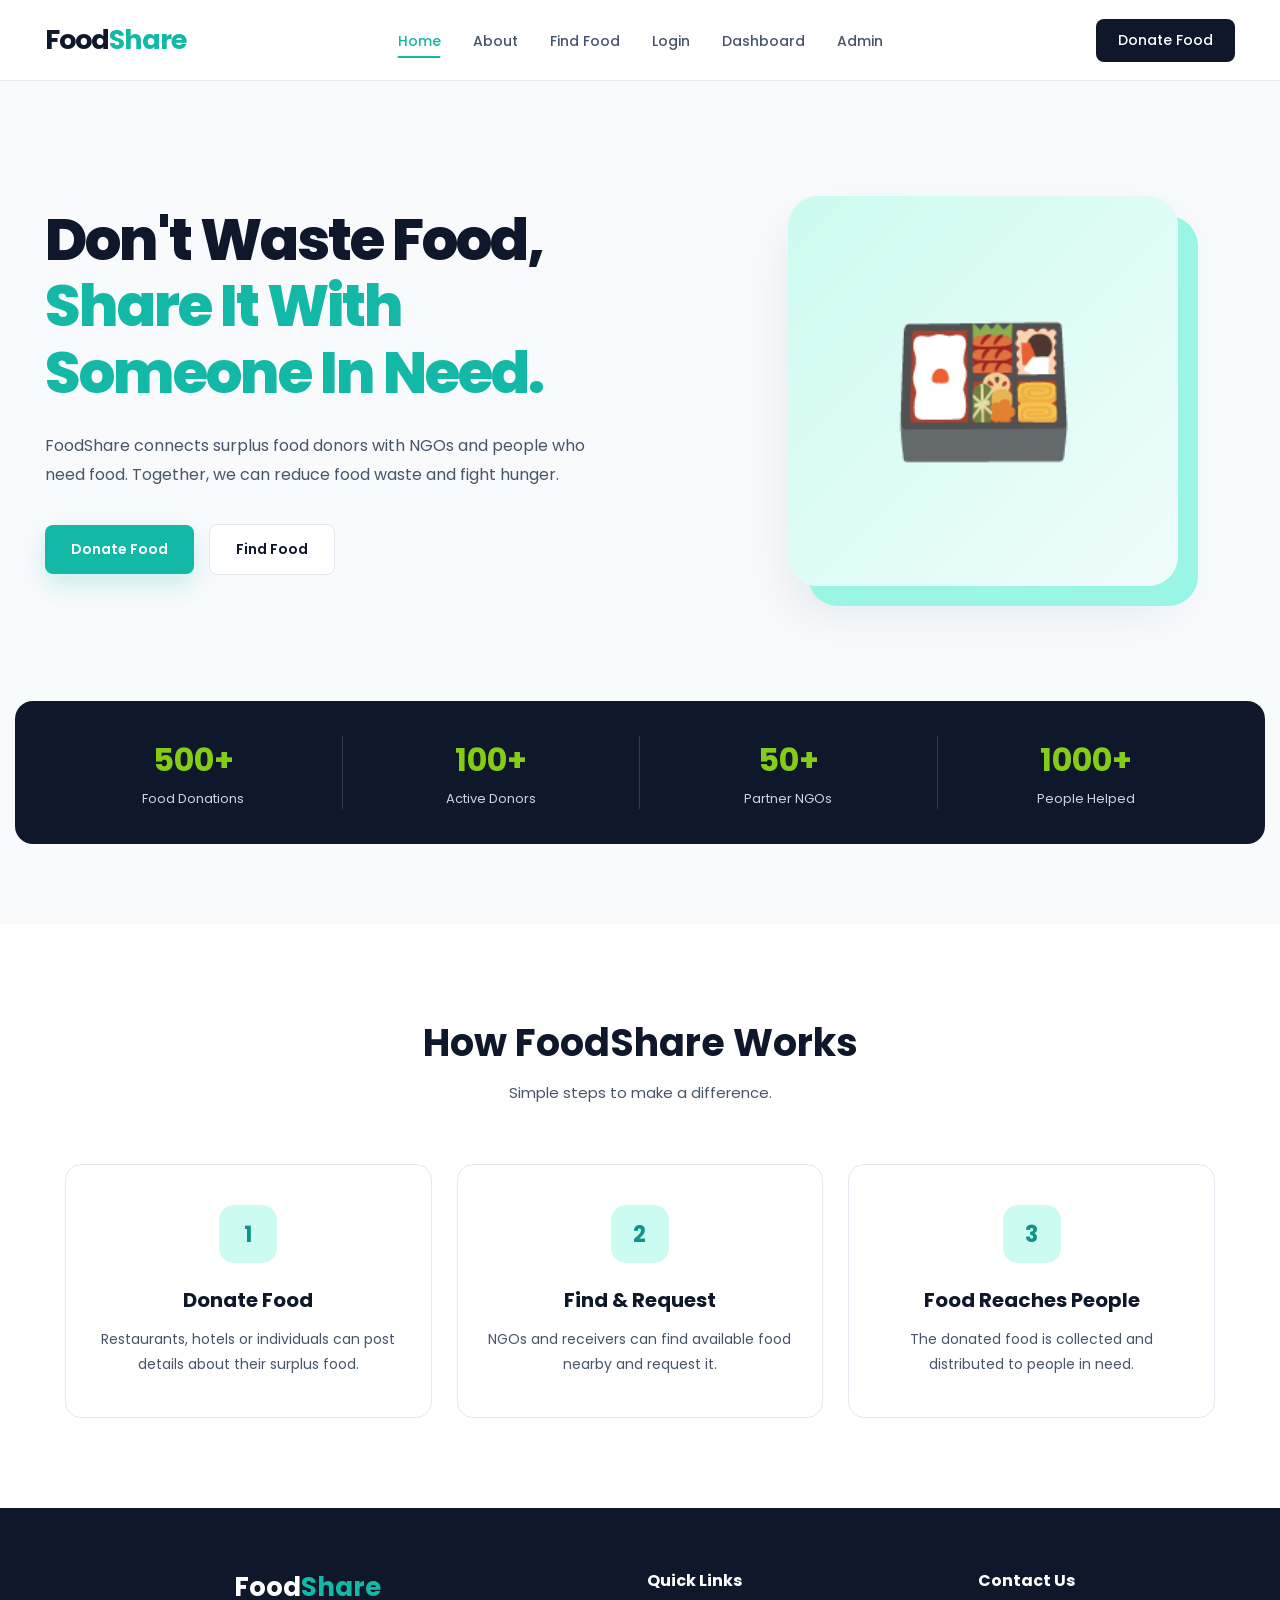
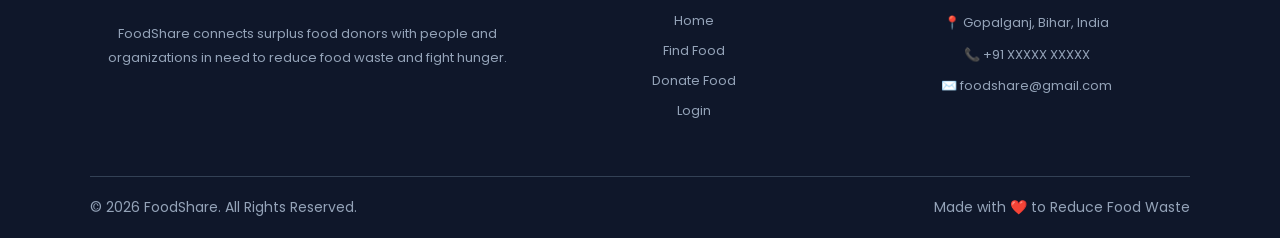
<file: index.html>
<!DOCTYPE html>

<html lang="en">
<head>
    <meta charset="UTF-8">
    <meta name="viewport" content="width=device-width, initial-scale=1.0">


<title>FoodShare - Food Donation System</title>

<link rel="stylesheet" href="style.css">

<!-- Google Font -->
<link rel="preconnect" href="https://fonts.googleapis.com">
<link rel="preconnect" href="https://fonts.gstatic.com" crossorigin>
<link href="https://fonts.googleapis.com/css2?family=Poppins:wght@400;500;600;700&display=swap" rel="stylesheet">


</head>

<body>


<!-- Navbar -->
<header>
    <nav class="navbar">

        <div class="logo">
            <h2>Food<span>Share</span></h2>
        </div>

        <ul class="nav-links">
            <li><a href="index.html" class="active">Home</a></li>
            <li><a href="#about">About</a></li>
            <li><a href="available-food.html">Find Food</a></li>
            <li><a href="login.html">Login</a></li>
            <li><a href="dashboard.html">Dashboard</a></li>
            <li><a href="admin.html">Admin</a></li>
        </ul>

        <a href="donate-food.html" class="donate-btn">
            Donate Food
        </a>

    </nav>
</header>


<!-- Hero Section -->
<section class="hero">

    <div class="hero-content">

        <h1>
            Don't Waste Food,<br>
            <span>Share It With Someone In Need.</span>
        </h1>

        <p>
            FoodShare connects surplus food donors with NGOs and
            people who need food. Together, we can reduce food waste
            and fight hunger.
        </p>

        <div class="hero-buttons">

            <a href="donate-food.html" class="primary-btn">
                Donate Food
            </a>

            <a href="available-food.html" class="secondary-btn">
                Find Food
            </a>

        </div>

    </div>


    <div class="hero-image">
        <div class="food-card">
            🍱
        </div>
    </div>

</section>


<!-- Statistics Section -->
<section class="stats">

    <div class="stat-box">
        <h2>500+</h2>
        <p>Food Donations</p>
    </div>

    <div class="stat-box">
        <h2>100+</h2>
        <p>Active Donors</p>
    </div>

    <div class="stat-box">
        <h2>50+</h2>
        <p>Partner NGOs</p>
    </div>

    <div class="stat-box">
        <h2>1000+</h2>
        <p>People Helped</p>
    </div>

</section>


<!-- About Section -->
<section class="about" id="about">

    <div class="section-title">
        <h2>How FoodShare Works</h2>
        <p>Simple steps to make a difference.</p>
    </div>

    <div class="steps">

        <div class="step-card">
            <div class="step-number">1</div>
            <h3>Donate Food</h3>
            <p>
                Restaurants, hotels or individuals can post details
                about their surplus food.
            </p>
        </div>


        <div class="step-card">
            <div class="step-number">2</div>
            <h3>Find & Request</h3>
            <p>
                NGOs and receivers can find available food nearby
                and request it.
            </p>
        </div>


        <div class="step-card">
            <div class="step-number">3</div>
            <h3>Food Reaches People</h3>
            <p>
                The donated food is collected and distributed to
                people in need.
            </p>
        </div>

    </div>

</section>


<!-- Footer -->
<footer class="main-footer">

    <div class="footer-container">

        <!-- ABOUT -->

        <div class="footer-column">

            <h2>Food<span>Share</span></h2>

            <p>
                FoodShare connects surplus food donors with people
                and organizations in need to reduce food waste and
                fight hunger.
            </p>

        </div>


        <!-- QUICK LINKS -->

        <div class="footer-column">

            <h3>Quick Links</h3>

            <a href="index.html">Home</a>
            <a href="available-food.html">Find Food</a>
            <a href="donate-food.html">Donate Food</a>
            <a href="login.html">Login</a>

        </div>


        <!-- CONTACT -->

        <div class="footer-column">

            <h3>Contact Us</h3>

            <p>📍 Gopalganj, Bihar, India</p>

            <p>📞 +91 XXXXX XXXXX</p>

            <p>✉️ foodshare@gmail.com</p>

        </div>

    </div>


    <!-- BOTTOM -->

    <div class="footer-bottom">

        <p>
            © 2026 FoodShare. All Rights Reserved.
        </p>

        <p>
            Made with ❤️ to Reduce Food Waste
        </p>

    </div>

</footer>


<script src="app.js"></script>

</body>
</html>
</file>
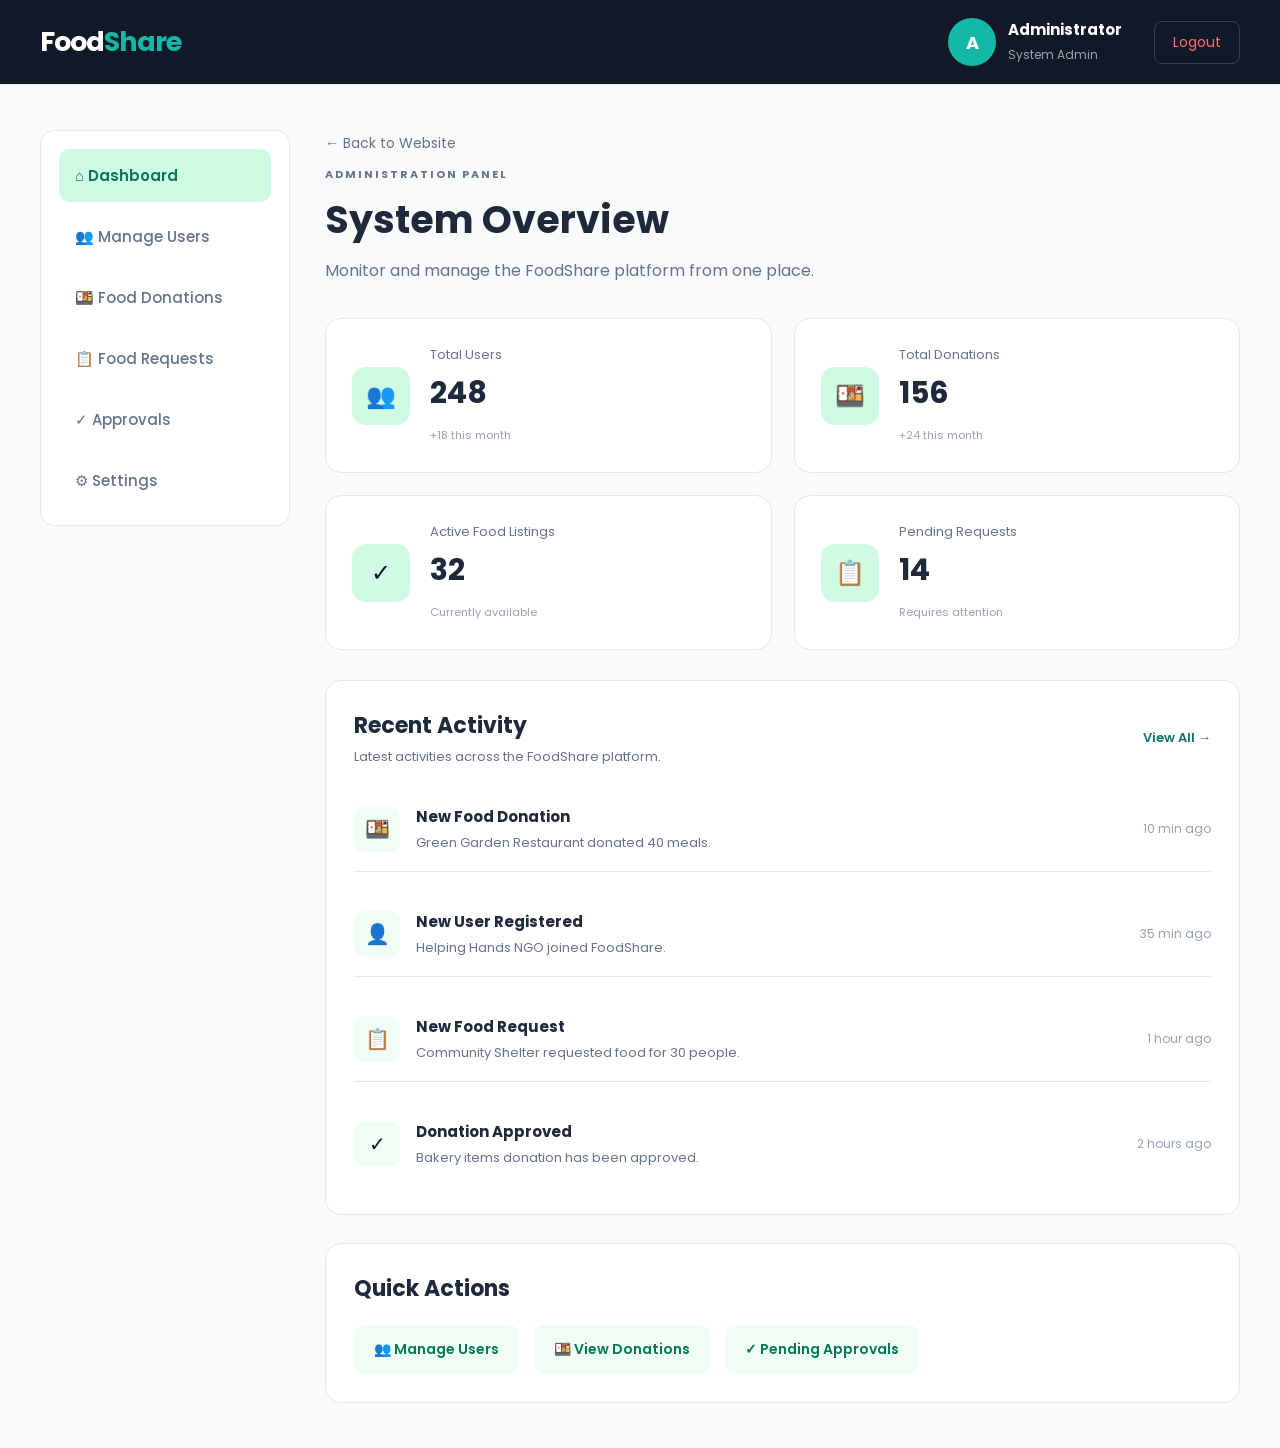
<file: admin.html>
<!DOCTYPE html>
<html lang="en">

<head>
    <meta charset="UTF-8">
    <meta name="viewport" content="width=device-width, initial-scale=1.0">

    <title>Admin Dashboard - FoodShare</title>

    <link rel="stylesheet" href="style.css">
</head>

<body>


    <!-- ADMIN HEADER -->

    <header class="admin-header">

        <div class="admin-navbar">

            <div class="logo">
                <h2>Food<span>Share</span></h2>
            </div>


            <div class="admin-profile">

                <div class="admin-avatar">
                    A
                </div>

                <div>
                    <h4>Administrator</h4>
                    <span>System Admin</span>
                </div>


                <a href="index.html" class="admin-logout">
                    Logout
                </a>

            </div>

        </div>

    </header>


    <!-- ADMIN SECTION -->

    <section class="admin-section">

        <div class="admin-container">


            <!-- SIDEBAR -->

            <aside class="admin-sidebar">

                <div class="admin-menu">

                    <a href="admin.html" class="admin-link active">
                        ⌂ Dashboard
                    </a>

                    <a href="manage-users.html" class="admin-link">
                        👥 Manage Users
                    </a>

                    <a href="food-donations.html" class="admin-link">
                        🍱 Food Donations
                    </a>

                    <a href="food-requests.html" class="admin-link">
                        📋 Food Requests
                    </a>

                    <a href="approvals.html" class="admin-link">
                        ✓ Approvals
                    </a>

                    <a href="settings.html" class="admin-link">
                        ⚙ Settings
                    </a>

                </div>

            </aside>


            <!-- MAIN CONTENT -->

            <main class="admin-main">


                <!-- BACK -->

                <a href="index.html" class="back-link">
                    ← Back to Website
                </a>


                <!-- TITLE -->

                <div class="admin-title">

                    <p class="admin-small-title">
                        ADMINISTRATION PANEL
                    </p>

                    <h1>System Overview</h1>

                    <p>
                        Monitor and manage the FoodShare platform from one place.
                    </p>

                </div>


                <!-- STATISTICS CARDS -->

                <div class="admin-stats">


                    <div class="admin-stat-card">

                        <div class="admin-stat-icon">
                            👥
                        </div>

                        <div>
                            <p>Total Users</p>
                            <h2>248</h2>
                            <span>+18 this month</span>
                        </div>

                    </div>


                    <div class="admin-stat-card">

                        <div class="admin-stat-icon">
                            🍱
                        </div>

                        <div>
                            <p>Total Donations</p>
                            <h2>156</h2>
                            <span>+24 this month</span>
                        </div>

                    </div>


                    <div class="admin-stat-card">

                        <div class="admin-stat-icon">
                            ✓
                        </div>

                        <div>
                            <p>Active Food Listings</p>
                            <h2>32</h2>
                            <span>Currently available</span>
                        </div>

                    </div>


                    <div class="admin-stat-card">

                        <div class="admin-stat-icon">
                            📋
                        </div>

                        <div>
                            <p>Pending Requests</p>
                            <h2>14</h2>
                            <span>Requires attention</span>
                        </div>

                    </div>


                </div>


                <!-- RECENT ACTIVITY -->

                <div class="admin-card recent-activity">


                    <div class="activity-header">

                        <div>
                            <h2>Recent Activity</h2>

                            <p>
                                Latest activities across the FoodShare platform.
                            </p>
                        </div>

                        <a href="#">
                            View All →
                        </a>

                    </div>


                    <div class="activity-list">


                        <div class="activity-item">

                            <div class="activity-icon">
                                🍱
                            </div>

                            <div class="activity-info">
                                <h4>New Food Donation</h4>

                                <p>
                                    Green Garden Restaurant donated 40 meals.
                                </p>
                            </div>

                            <span>10 min ago</span>

                        </div>


                        <div class="activity-item">

                            <div class="activity-icon">
                                👤
                            </div>

                            <div class="activity-info">

                                <h4>New User Registered</h4>

                                <p>
                                    Helping Hands NGO joined FoodShare.
                                </p>

                            </div>

                            <span>35 min ago</span>

                        </div>


                        <div class="activity-item">

                            <div class="activity-icon">
                                📋
                            </div>

                            <div class="activity-info">

                                <h4>New Food Request</h4>

                                <p>
                                    Community Shelter requested food for 30 people.
                                </p>

                            </div>

                            <span>1 hour ago</span>

                        </div>


                        <div class="activity-item">

                            <div class="activity-icon">
                                ✓
                            </div>

                            <div class="activity-info">

                                <h4>Donation Approved</h4>

                                <p>
                                    Bakery items donation has been approved.
                                </p>

                            </div>

                            <span>2 hours ago</span>

                        </div>


                    </div>

                </div>


                <!-- QUICK ACTIONS -->

                <div class="admin-card quick-actions">

                    <h2>Quick Actions</h2>


                    <div class="quick-action-buttons">

                        <a href="manage-users.html">
                            👥 Manage Users
                        </a>

                        <a href="food-donations.html">
                            🍱 View Donations
                        </a>

                        <a href="approvals.html">
                            ✓ Pending Approvals
                        </a>

                    </div>

                </div>


            </main>


        </div>

    </section>


    <script src="app.js"></script>

</body>

</html>
</file>
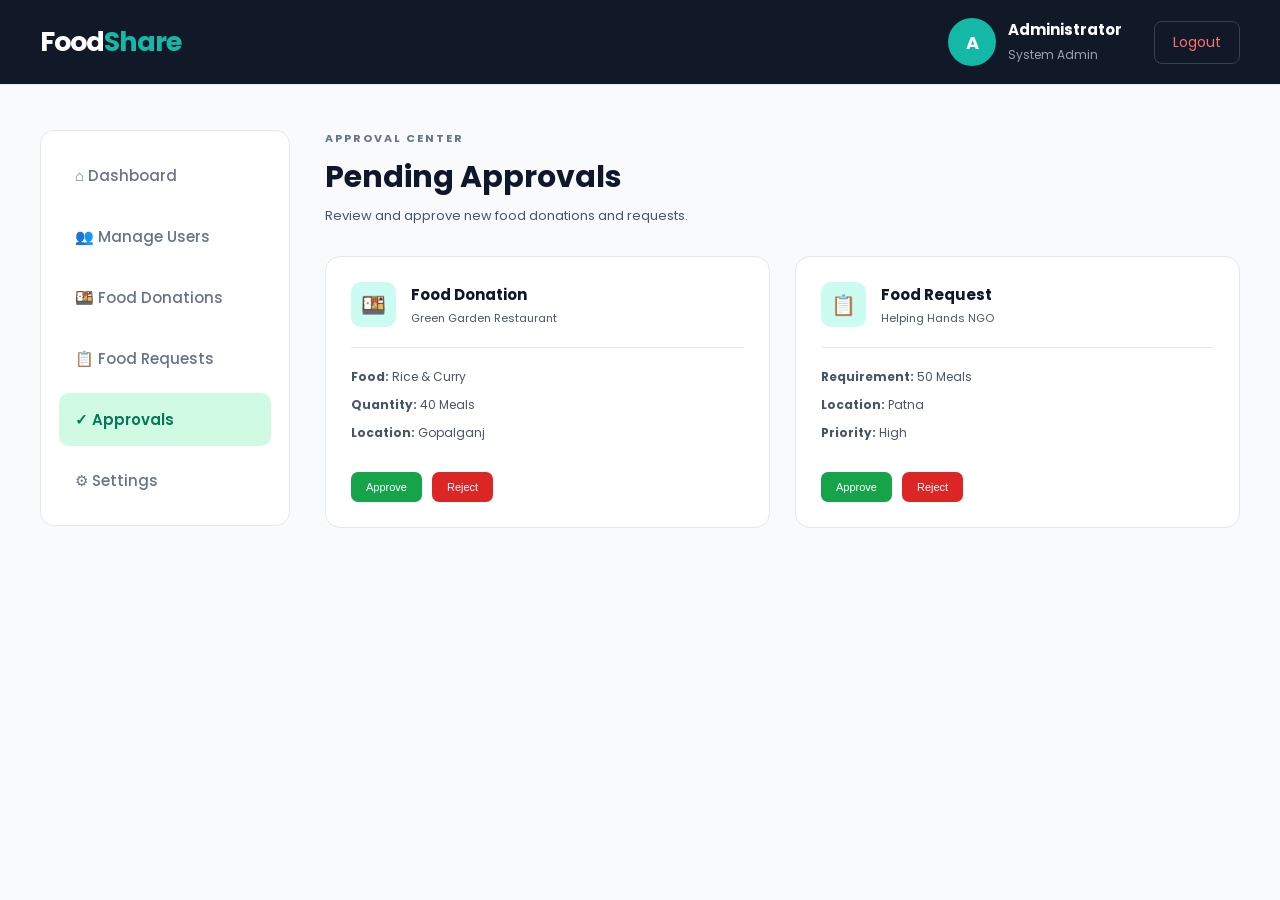
<file: approvals.html>
<!DOCTYPE html>
<html lang="en">
<head>
<meta charset="UTF-8">
<meta name="viewport" content="width=device-width, initial-scale=1.0">

<title>Approvals - FoodShare</title>

<link rel="stylesheet" href="style.css">
</head>

<body>

<header class="admin-header">
<div class="admin-navbar">

<div class="logo">
<h2>Food<span>Share</span></h2>
</div>

<div class="admin-profile">
<div class="admin-avatar">A</div>

<div>
<h4>Administrator</h4>
<span>System Admin</span>
</div>

<a href="index.html" class="admin-logout">Logout</a>

</div>
</div>
</header>


<section class="admin-section">

<div class="admin-container">

<aside class="admin-sidebar">

<div class="admin-menu">

<a href="admin.html" class="admin-link">⌂ Dashboard</a>
<a href="manage-users.html" class="admin-link">👥 Manage Users</a>
<a href="food-donations.html" class="admin-link">🍱 Food Donations</a>
<a href="food-requests.html" class="admin-link">📋 Food Requests</a>

<a href="approvals.html" class="admin-link active">
✓ Approvals
</a>

<a href="settings.html" class="admin-link">⚙ Settings</a>

</div>

</aside>


<main class="admin-main">

<div class="page-title">

<div>
<p class="admin-small-title">APPROVAL CENTER</p>
<h1>Pending Approvals</h1>
<p>Review and approve new food donations and requests.</p>
</div>

</div>


<div class="approval-grid">


<div class="approval-card">

<div class="approval-header">
<span class="approval-icon">🍱</span>

<div>
<h3>Food Donation</h3>
<p>Green Garden Restaurant</p>
</div>
</div>

<div class="approval-details">

<p><strong>Food:</strong> Rice & Curry</p>
<p><strong>Quantity:</strong> 40 Meals</p>
<p><strong>Location:</strong> Gopalganj</p>

</div>

<div class="approval-buttons">

<button class="approve-btn">Approve</button>

<button class="reject-btn">Reject</button>

</div>

</div>


<div class="approval-card">

<div class="approval-header">
<span class="approval-icon">📋</span>

<div>
<h3>Food Request</h3>
<p>Helping Hands NGO</p>
</div>
</div>

<div class="approval-details">

<p><strong>Requirement:</strong> 50 Meals</p>
<p><strong>Location:</strong> Patna</p>
<p><strong>Priority:</strong> High</p>

</div>

<div class="approval-buttons">

<button class="approve-btn">Approve</button>

<button class="reject-btn">Reject</button>

</div>

</div>


</div>

</main>

</div>
</section>

<script src="app.js"></script>

</body>
</html>
</file>
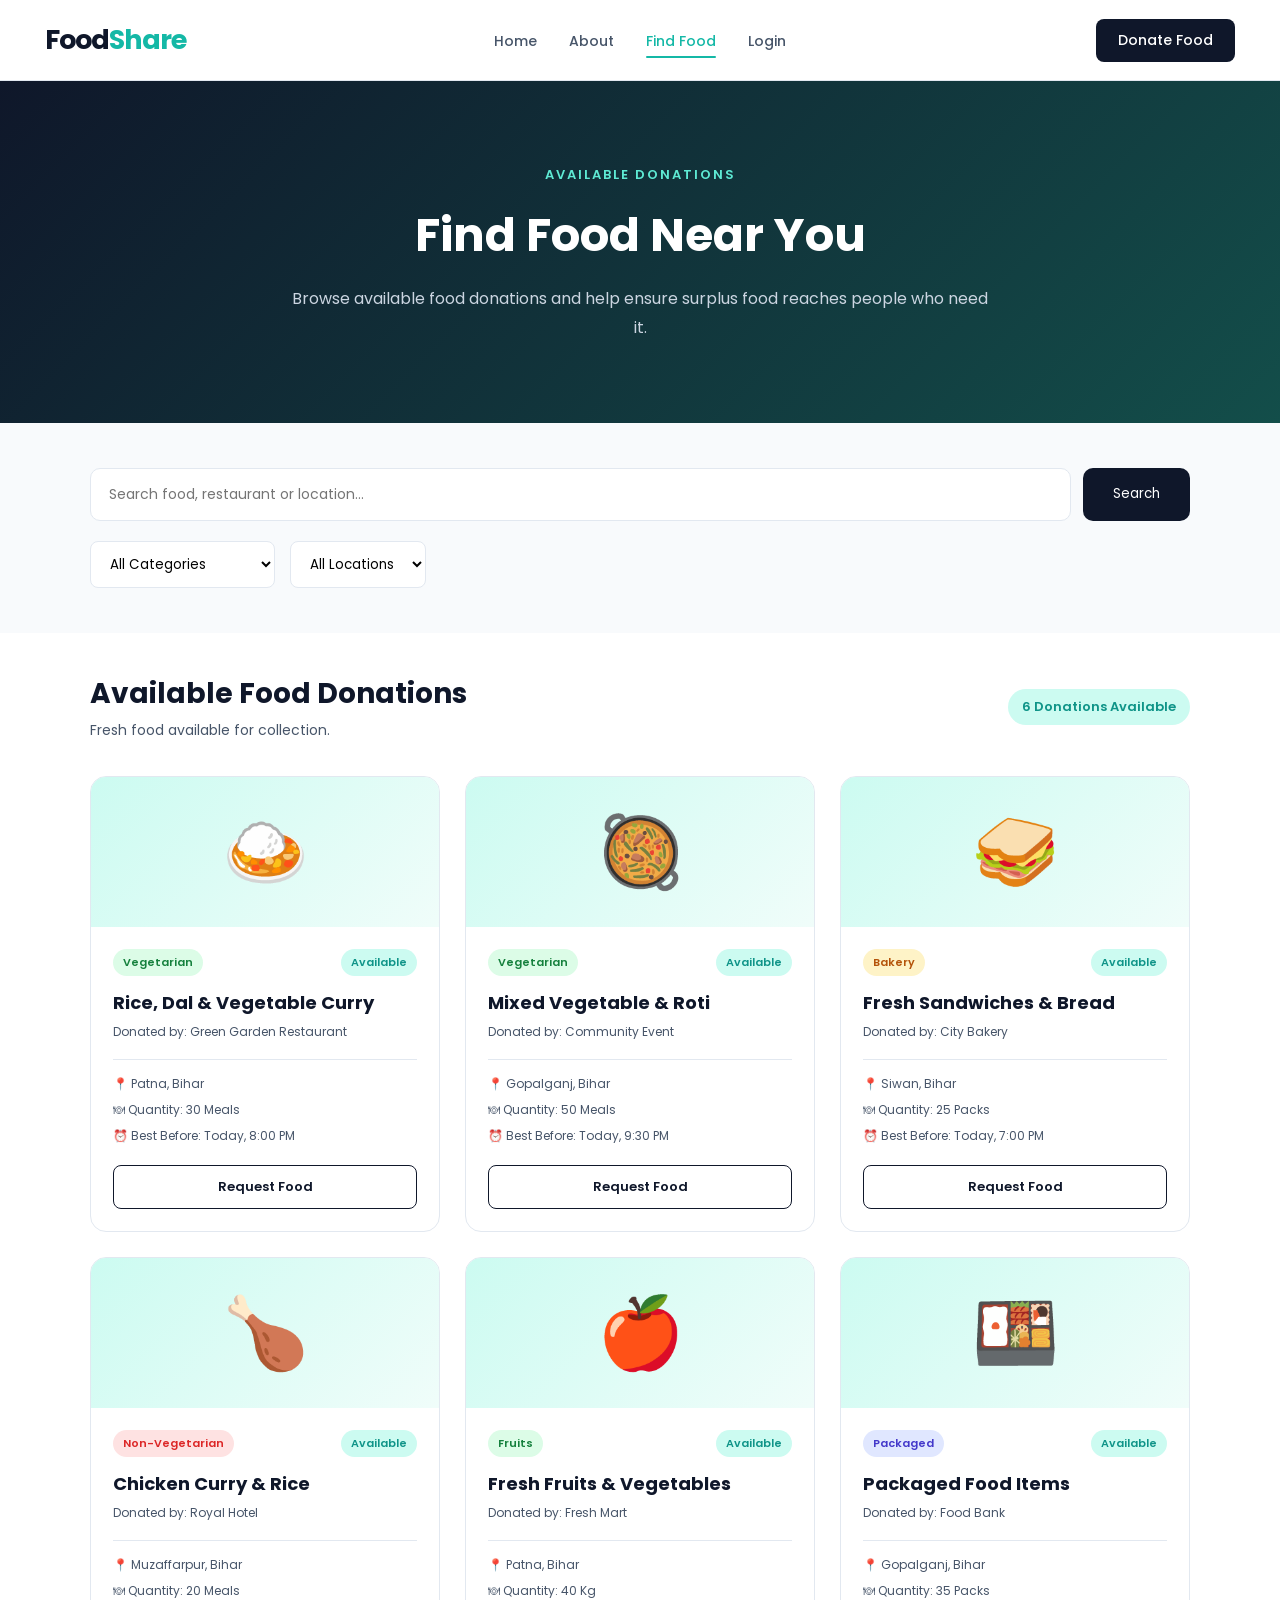
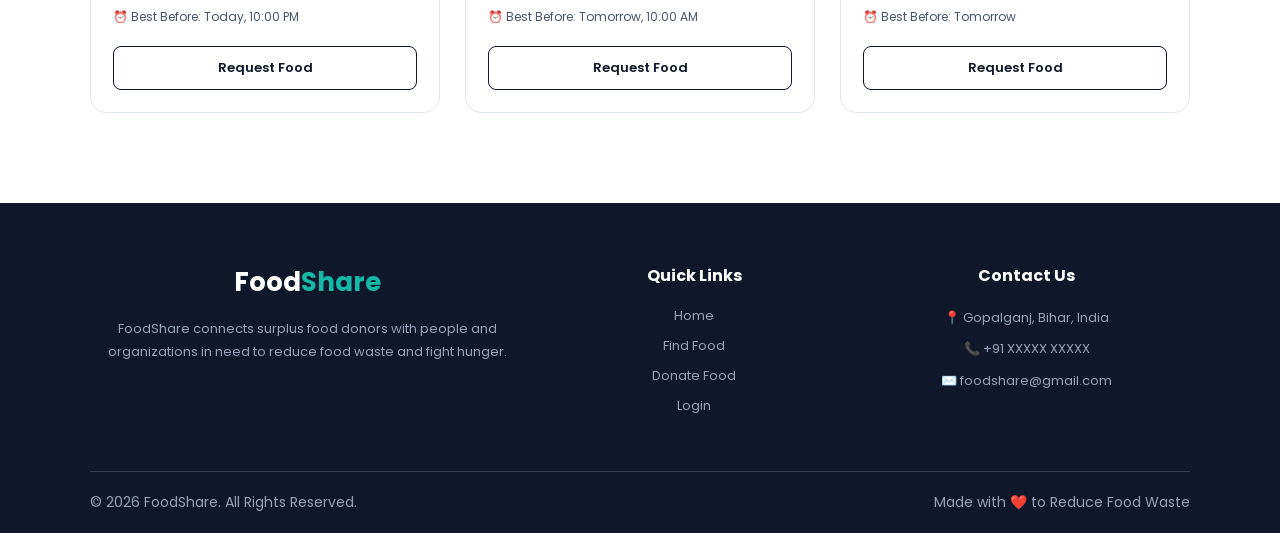
<file: available-food.html>
<!DOCTYPE html>
<html lang="en">

<head>
    <meta charset="UTF-8">
    <meta name="viewport" content="width=device-width, initial-scale=1.0">

    <title>Available Food - FoodShare</title>

    <link rel="stylesheet" href="style.css">
</head>

<body>

    <!-- NAVBAR -->

    <header>
        <nav class="navbar">

            <div class="logo">
                <h2>Food<span>Share</span></h2>
            </div>

            <ul class="nav-links">
                <li><a href="index.html">Home</a></li>
                <li><a href="index.html#about">About</a></li>
                <li>
                    <a href="available-food.html" class="active">
                        Find Food
                    </a>
                </li>
                <li><a href="login.html">Login</a></li>
            </ul>

            <a href="donate-food.html" class="donate-btn">
                Donate Food
            </a>

        </nav>
    </header>


    <!-- PAGE HEADER -->

    <section class="page-header">

        <div class="page-header-content">

            <span>AVAILABLE DONATIONS</span>

            <h1>Find Food Near You</h1>

            <p>
                Browse available food donations and help ensure
                surplus food reaches people who need it.
            </p>

        </div>

    </section>


    <!-- SEARCH & FILTER -->

    <section class="food-search-section">

        <div class="search-container">

            <div class="search-box">

                <input
                    type="text"
                    id="searchFood"
                    placeholder="Search food, restaurant or location..."
                >

                <button id="searchBtn">
                    Search
                </button>

            </div>


            <div class="filter-box">

                <select id="categoryFilter">

                    <option value="">All Categories</option>

                    <option value="Vegetarian">Vegetarian</option>

                    <option value="Non-Vegetarian">Non-Vegetarian</option>

                    <option value="Bakery">Bakery Items</option>

                    <option value="Fruits">Fruits & Vegetables</option>

                    <option value="Packaged">Packaged Food</option>

                </select>


                <select id="locationFilter">

                    <option value="">All Locations</option>

                    <option value="Patna">Patna</option>

                    <option value="Gopalganj">Gopalganj</option>

                    <option value="Siwan">Siwan</option>

                    <option value="Muzaffarpur">Muzaffarpur</option>

                </select>

            </div>

        </div>

    </section>


    <!-- AVAILABLE FOOD -->

    <section class="food-list-section">

        <div class="food-list-container">


            <div class="food-list-header">

                <div>

                    <h2>Available Food Donations</h2>

                    <p>
                        Fresh food available for collection.
                    </p>

                </div>


                <span class="food-count">
                    6 Donations Available
                </span>

            </div>


            <!-- FOOD GRID -->

            <div class="food-grid">


                <!-- FOOD CARD 1 -->

                <div class="food-item">

                    <div class="food-item-image">
                        🍛
                    </div>

                    <div class="food-item-content">

                        <div class="food-top">

                            <span class="food-category veg">
                                Vegetarian
                            </span>

                            <span class="food-status">
                                Available
                            </span>

                        </div>

                        <h3>Rice, Dal & Vegetable Curry</h3>

                        <p class="food-donor">
                            Donated by: Green Garden Restaurant
                        </p>

                        <div class="food-details">

                            <p>📍 Patna, Bihar</p>

                            <p>🍽 Quantity: 30 Meals</p>

                            <p>⏰ Best Before: Today, 8:00 PM</p>

                        </div>

                        <button class="request-btn">
                            Request Food
                        </button>

                    </div>

                </div>


                <!-- FOOD CARD 2 -->

                <div class="food-item">

                    <div class="food-item-image">
                        🥘
                    </div>

                    <div class="food-item-content">

                        <div class="food-top">

                            <span class="food-category veg">
                                Vegetarian
                            </span>

                            <span class="food-status">
                                Available
                            </span>

                        </div>

                        <h3>Mixed Vegetable & Roti</h3>

                        <p class="food-donor">
                            Donated by: Community Event
                        </p>

                        <div class="food-details">

                            <p>📍 Gopalganj, Bihar</p>

                            <p>🍽 Quantity: 50 Meals</p>

                            <p>⏰ Best Before: Today, 9:30 PM</p>

                        </div>

                        <button class="request-btn">
                            Request Food
                        </button>

                    </div>

                </div>


                <!-- FOOD CARD 3 -->

                <div class="food-item">

                    <div class="food-item-image">
                        🥪
                    </div>

                    <div class="food-item-content">

                        <div class="food-top">

                            <span class="food-category bakery">
                                Bakery
                            </span>

                            <span class="food-status">
                                Available
                            </span>

                        </div>

                        <h3>Fresh Sandwiches & Bread</h3>

                        <p class="food-donor">
                            Donated by: City Bakery
                        </p>

                        <div class="food-details">

                            <p>📍 Siwan, Bihar</p>

                            <p>🍽 Quantity: 25 Packs</p>

                            <p>⏰ Best Before: Today, 7:00 PM</p>

                        </div>

                        <button class="request-btn">
                            Request Food
                        </button>

                    </div>

                </div>


                <!-- FOOD CARD 4 -->

                <div class="food-item">

                    <div class="food-item-image">
                        🍗
                    </div>

                    <div class="food-item-content">

                        <div class="food-top">

                            <span class="food-category nonveg">
                                Non-Vegetarian
                            </span>

                            <span class="food-status">
                                Available
                            </span>

                        </div>

                        <h3>Chicken Curry & Rice</h3>

                        <p class="food-donor">
                            Donated by: Royal Hotel
                        </p>

                        <div class="food-details">

                            <p>📍 Muzaffarpur, Bihar</p>

                            <p>🍽 Quantity: 20 Meals</p>

                            <p>⏰ Best Before: Today, 10:00 PM</p>

                        </div>

                        <button class="request-btn">
                            Request Food
                        </button>

                    </div>

                </div>


                <!-- FOOD CARD 5 -->

                <div class="food-item">

                    <div class="food-item-image">
                        🍎
                    </div>

                    <div class="food-item-content">

                        <div class="food-top">

                            <span class="food-category fruits">
                                Fruits
                            </span>

                            <span class="food-status">
                                Available
                            </span>

                        </div>

                        <h3>Fresh Fruits & Vegetables</h3>

                        <p class="food-donor">
                            Donated by: Fresh Mart
                        </p>

                        <div class="food-details">

                            <p>📍 Patna, Bihar</p>

                            <p>🍽 Quantity: 40 Kg</p>

                            <p>⏰ Best Before: Tomorrow, 10:00 AM</p>

                        </div>

                        <button class="request-btn">
                            Request Food
                        </button>

                    </div>

                </div>


                <!-- FOOD CARD 6 -->

                <div class="food-item">

                    <div class="food-item-image">
                        🍱
                    </div>

                    <div class="food-item-content">

                        <div class="food-top">

                            <span class="food-category packaged">
                                Packaged
                            </span>

                            <span class="food-status">
                                Available
                            </span>

                        </div>

                        <h3>Packaged Food Items</h3>

                        <p class="food-donor">
                            Donated by: Food Bank</p>

                        <div class="food-details">

                            <p>📍 Gopalganj, Bihar</p>

                            <p>🍽 Quantity: 35 Packs</p>

                            <p>⏰ Best Before: Tomorrow</p>

                        </div>

                        <button class="request-btn">
                            Request Food
                        </button>

                    </div>

                </div>


            </div>

        </div>

    </section>


    <!-- FOOTER -->

   <footer class="main-footer">

    <div class="footer-container">

        <!-- ABOUT -->

        <div class="footer-column">

            <h2>Food<span>Share</span></h2>

            <p>
                FoodShare connects surplus food donors with people
                and organizations in need to reduce food waste and
                fight hunger.
            </p>

        </div>


        <!-- QUICK LINKS -->

        <div class="footer-column">

            <h3>Quick Links</h3>

            <a href="index.html">Home</a>
            <a href="available-food.html">Find Food</a>
            <a href="donate-food.html">Donate Food</a>
            <a href="login.html">Login</a>

        </div>


        <!-- CONTACT -->

        <div class="footer-column">

            <h3>Contact Us</h3>

            <p>📍 Gopalganj, Bihar, India</p>

            <p>📞 +91 XXXXX XXXXX</p>

            <p>✉️ foodshare@gmail.com</p>

        </div>

    </div>


    <!-- BOTTOM -->

    <div class="footer-bottom">

        <p>
            © 2026 FoodShare. All Rights Reserved.
        </p>

        <p>
            Made with ❤️ to Reduce Food Waste
        </p>

    </div>

</footer>


    <script src="app.js"></script>

</body>

</html>
</file>
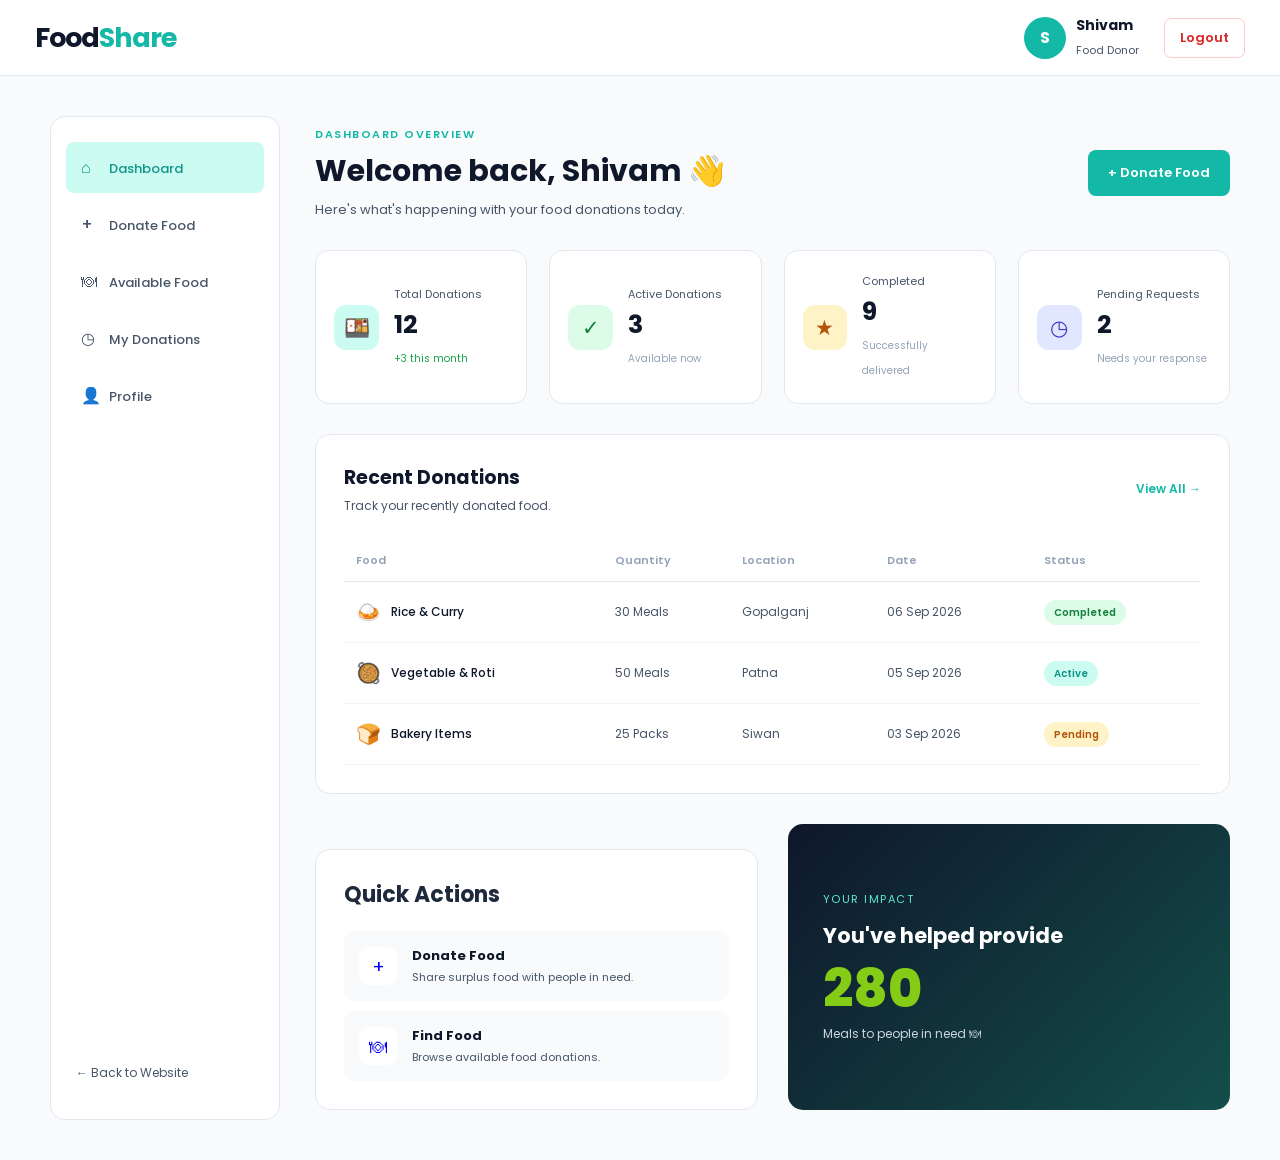
<file: dashboard.html>
<!DOCTYPE html>
<html lang="en">

<head>
    <meta charset="UTF-8">
    <meta name="viewport" content="width=device-width, initial-scale=1.0">

    <title>Dashboard - FoodShare</title>

    <link rel="stylesheet" href="style.css">
</head>

<body>


    <!-- DASHBOARD NAVBAR -->

    <header class="dashboard-header">

        <div class="dashboard-navbar">

            <div class="logo">
                <h2>Food<span>Share</span></h2>
            </div>


            <div class="dashboard-user">

                <div class="user-info">

                    <div class="user-avatar">
                        S
                    </div>

                    <div>
                        <h4>Shivam</h4>
                        <span>Food Donor</span>
                    </div>

                </div>


                <a href="index.html" class="logout-btn">
                    Logout
                </a>

            </div>

        </div>

    </header>


    <!-- DASHBOARD -->

    <section class="dashboard-section">

        <div class="dashboard-container">


            <!-- SIDEBAR -->

            <aside class="sidebar">

                <div class="sidebar-menu">

                    <a href="dashboard.html" class="sidebar-link active">
                        <span>⌂</span> Dashboard
                    </a>

                    <a href="donate-food.html" class="sidebar-link">
                        <span>+</span> Donate Food
                    </a>

                    <a href="available-food.html" class="sidebar-link">
                        <span>🍽</span> Available Food
                    </a>

                    <a href="my-donations.html" class="sidebar-link">
                 <span>◷</span> My Donations
                </a>

                <a href="profile.html" class="sidebar-link">
                 <span>👤</span> Profile
                    </a>

                </div>


                <div class="sidebar-bottom">

                    <a href="index.html">
                        ← Back to Website
                    </a>

                </div>

            </aside>


            <!-- MAIN CONTENT -->

            <main class="dashboard-main">


                <!-- WELCOME -->

                <div class="dashboard-welcome">

                    <div>

                        <p class="welcome-small">
                            DASHBOARD OVERVIEW
                        </p>

                        <h1>Welcome back, Shivam 👋</h1>

                        <p>
                            Here's what's happening with your food donations today.
                        </p>

                    </div>


                    <a href="donate-food.html" class="dashboard-donate-btn">
                        + Donate Food
                    </a>

                </div>


                <!-- STATISTICS -->

                <div class="dashboard-stats">


                    <div class="dashboard-stat-card">

                        <div class="stat-icon">
                            🍱
                        </div>

                        <div>

                            <p>Total Donations</p>

                            <h2>12</h2>

                            <span class="stat-growth">
                                +3 this month
                            </span>

                        </div>

                    </div>


                    <div class="dashboard-stat-card">

                        <div class="stat-icon active-icon">
                            ✓
                        </div>

                        <div>

                            <p>Active Donations</p>

                            <h2>3</h2>

                            <span>
                                Available now
                            </span>

                        </div>

                    </div>


                    <div class="dashboard-stat-card">

                        <div class="stat-icon completed-icon">
                            ★
                        </div>

                        <div>

                            <p>Completed</p>

                            <h2>9</h2>

                            <span>
                                Successfully delivered
                            </span>

                        </div>

                    </div>


                    <div class="dashboard-stat-card">

                        <div class="stat-icon request-icon">
                            ◷
                        </div>

                        <div>

                            <p>Pending Requests</p>

                            <h2>2</h2>

                            <span>
                                Needs your response
                            </span>

                        </div>

                    </div>

                </div>


                <!-- RECENT DONATIONS -->

                <div class="dashboard-card">

                    <div class="dashboard-card-header">

                        <div>

                            <h2>Recent Donations</h2>

                            <p>
                                Track your recently donated food.
                            </p>

                        </div>


                        <a href="#">
                            View All →
                        </a>

                    </div>


                    <div class="donation-table-wrapper">

                        <table class="donation-table">

                            <thead>

                                <tr>
                                    <th>Food</th>
                                    <th>Quantity</th>
                                    <th>Location</th>
                                    <th>Date</th>
                                    <th>Status</th>
                                </tr>

                            </thead>


                            <tbody>

                                <tr>

                                    <td>

                                        <div class="table-food">

                                            <span class="table-food-icon">
                                                🍛
                                            </span>

                                            Rice & Curry

                                        </div>

                                    </td>

                                    <td>30 Meals</td>

                                    <td>Gopalganj</td>

                                    <td>06 Sep 2026</td>

                                    <td>
                                        <span class="status completed">
                                            Completed
                                        </span>
                                    </td>

                                </tr>


                                <tr>

                                    <td>

                                        <div class="table-food">

                                            <span class="table-food-icon">
                                                🥘
                                            </span>

                                            Vegetable & Roti

                                        </div>

                                    </td>

                                    <td>50 Meals</td>

                                    <td>Patna</td>

                                    <td>05 Sep 2026</td>

                                    <td>
                                        <span class="status active-status">
                                            Active
                                        </span>
                                    </td>

                                </tr>


                                <tr>

                                    <td>

                                        <div class="table-food">

                                            <span class="table-food-icon">
                                                🍞
                                            </span>

                                            Bakery Items

                                        </div>

                                    </td>

                                    <td>25 Packs</td>

                                    <td>Siwan</td>

                                    <td>03 Sep 2026</td>

                                    <td>
                                        <span class="status pending">
                                            Pending
                                        </span>
                                    </td>

                                </tr>

                            </tbody>

                        </table>

                    </div>

                </div>


                <!-- BOTTOM GRID -->

                <div class="dashboard-bottom-grid">


                    <!-- QUICK ACTIONS -->

                    <div class="dashboard-card quick-actions">

                        <h2>Quick Actions</h2>

                        <div class="quick-action-list">

                            <a href="donate-food.html">

                                <span>+</span>

                                <div>

                                    <h4>Donate Food</h4>

                                    <p>
                                        Share surplus food with people in need.
                                    </p>

                                </div>

                            </a>


                            <a href="available-food.html">

                                <span>🍽</span>

                                <div>

                                    <h4>Find Food</h4>

                                    <p>
                                        Browse available food donations.
                                    </p>

                                </div>

                            </a>

                        </div>

                    </div>


                    <!-- IMPACT -->

                    <div class="impact-dashboard-card">

                        <p>YOUR IMPACT</p>

                        <h2>You've helped provide</h2>

                        <div class="impact-number">
                            280
                        </div>

                        <span>Meals to people in need 🍽</span>

                    </div>


                </div>


            </main>

        </div>

    </section>


    <script src="app.js"></script>

</body>

</html>
</file>
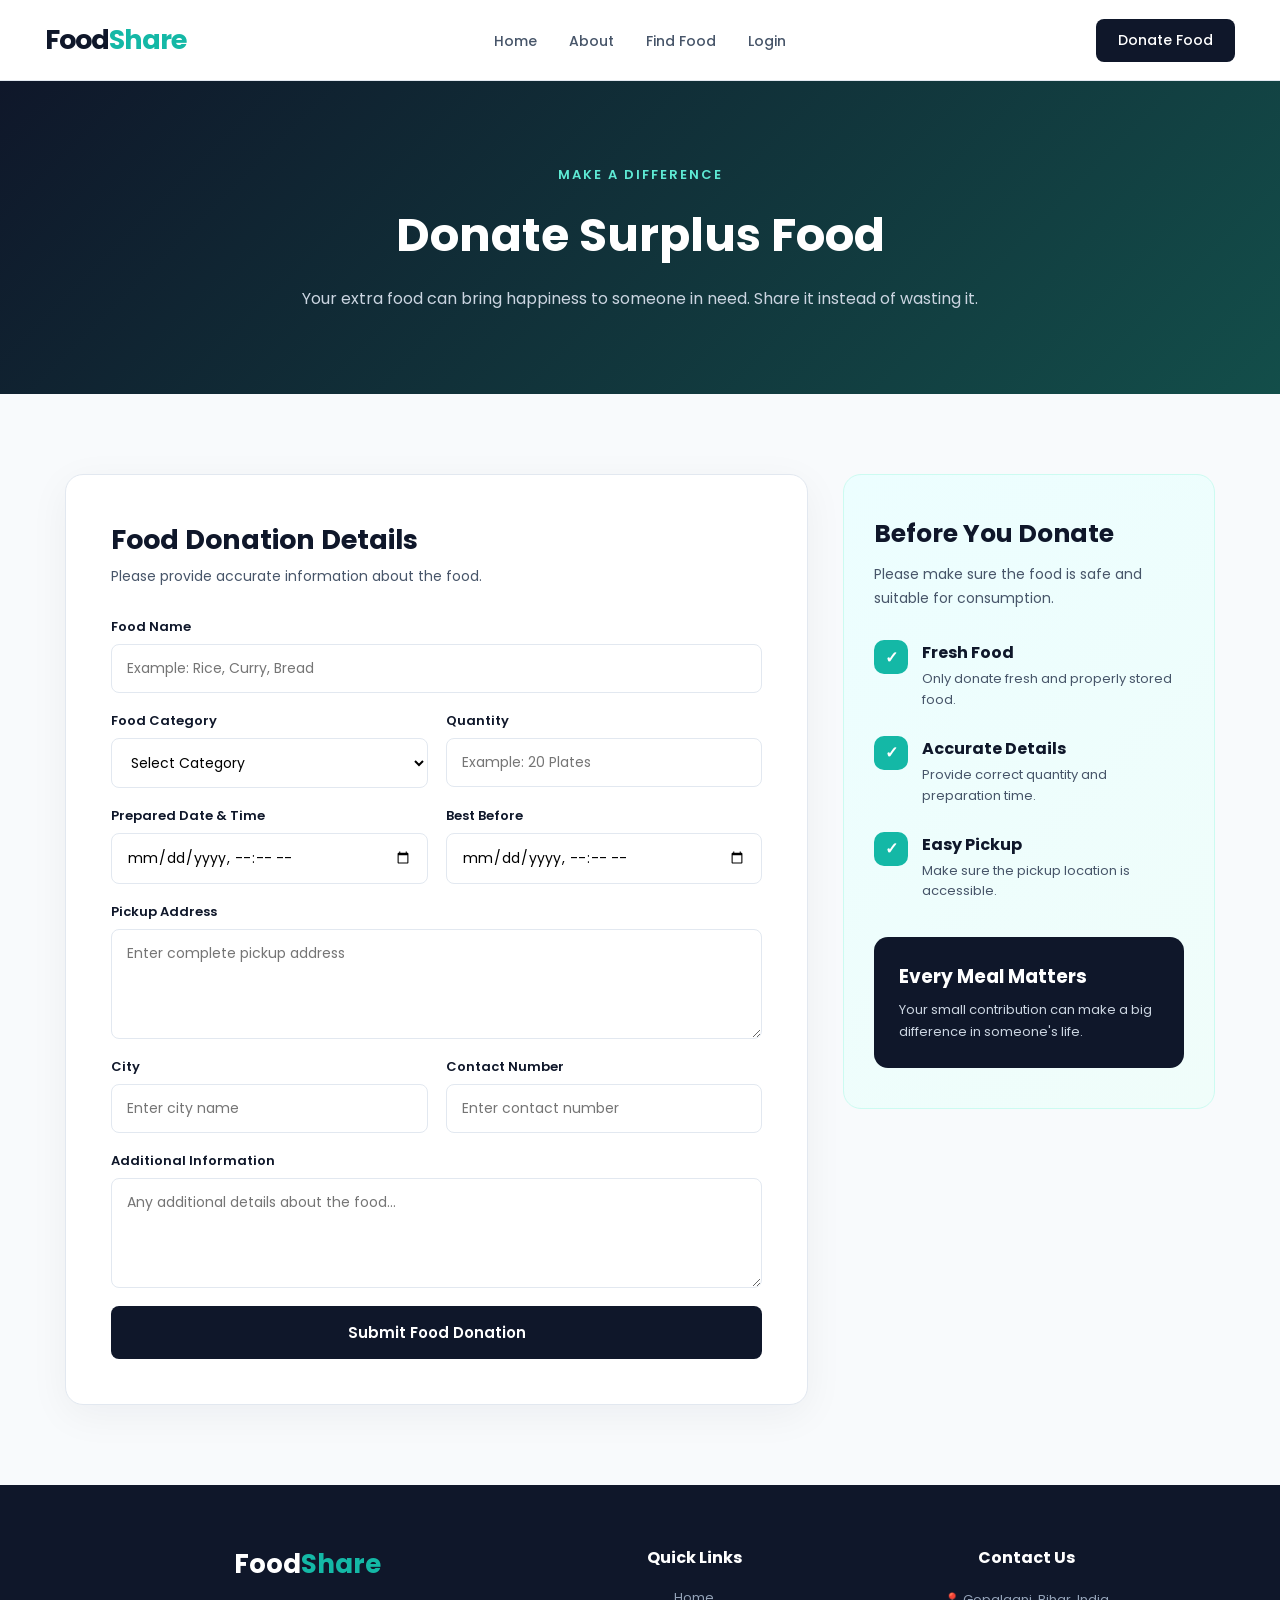
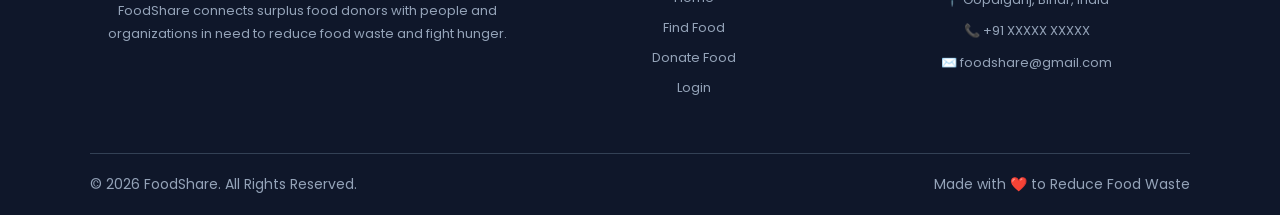
<file: donate-food.html>
<!DOCTYPE html>
<html lang="en">

<head>
    <meta charset="UTF-8">
    <meta name="viewport" content="width=device-width, initial-scale=1.0">

    <title>Donate Food - FoodShare</title>

    <link rel="stylesheet" href="style.css">
</head>

<body>

    <!-- NAVBAR -->

    <header>
        <nav class="navbar">

            <div class="logo">
                <h2>Food<span>Share</span></h2>
            </div>

            <ul class="nav-links">
                <li><a href="index.html">Home</a></li>
                <li><a href="index.html#about">About</a></li>
                <li><a href="available-food.html">Find Food</a></li>
                <li><a href="login.html">Login</a></li>
            </ul>

            <a href="donate-food.html" class="donate-btn active-donate">
                Donate Food
            </a>

        </nav>
    </header>


    <!-- PAGE HEADER -->

    <section class="page-header">

        <div class="page-header-content">

            <span>MAKE A DIFFERENCE</span>

            <h1>Donate Surplus Food</h1>

            <p>
                Your extra food can bring happiness to someone in need.
                Share it instead of wasting it.
            </p>

        </div>

    </section>


    <!-- DONATION FORM -->

    <section class="donation-section">

        <div class="donation-container">


            <!-- FORM -->

            <div class="donation-form">

                <div class="form-heading">

                    <h2>Food Donation Details</h2>

                    <p>
                        Please provide accurate information about the food.
                    </p>

                </div>


                <form id="donationForm">


                    <!-- FOOD NAME -->

                    <div class="form-group">

                        <label>Food Name</label>

                        <input
                            type="text"
                            id="foodName"
                            placeholder="Example: Rice, Curry, Bread"
                            required
                        >

                    </div>


                    <!-- FOOD CATEGORY -->

                    <div class="form-row">

                        <div class="form-group">

                            <label>Food Category</label>

                            <select id="foodCategory" required>

                                <option value="">
                                    Select Category
                                </option>

                                <option>Vegetarian</option>

                                <option>Non-Vegetarian</option>

                                <option>Bakery Items</option>

                                <option>Fruits & Vegetables</option>

                                <option>Packaged Food</option>

                            </select>

                        </div>


                        <div class="form-group">

                            <label>Quantity</label>

                            <input
                                type="text"
                                id="quantity"
                                placeholder="Example: 20 Plates"
                                required
                            >

                        </div>

                    </div>


                    <!-- COOKING TIME -->

                    <div class="form-row">

                        <div class="form-group">

                            <label>Prepared Date & Time</label>

                            <input
                                type="datetime-local"
                                id="preparedTime"
                                required
                            >

                        </div>


                        <div class="form-group">

                            <label>Best Before</label>

                            <input
                                type="datetime-local"
                                id="expiryTime"
                                required
                            >

                        </div>

                    </div>


                    <!-- LOCATION -->

                    <div class="form-group">

                        <label>Pickup Address</label>

                        <textarea
                            id="address"
                            placeholder="Enter complete pickup address"
                            required
                        ></textarea>

                    </div>


                    <!-- CITY -->

                    <div class="form-row">

                        <div class="form-group">

                            <label>City</label>

                            <input
                                type="text"
                                id="city"
                                placeholder="Enter city name"
                                required
                            >

                        </div>


                        <div class="form-group">

                            <label>Contact Number</label>

                            <input
                                type="tel"
                                id="contact"
                                placeholder="Enter contact number"
                                required
                            >

                        </div>

                    </div>


                    <!-- DESCRIPTION -->

                    <div class="form-group">

                        <label>Additional Information</label>

                        <textarea
                            id="description"
                            placeholder="Any additional details about the food..."
                        ></textarea>

                    </div>


                    <!-- BUTTON -->

                    <button
                        type="submit"
                        class="submit-donation-btn"
                    >

                        Submit Food Donation

                    </button>


                </form>

            </div>


            <!-- RIGHT SIDE INFO -->

            <div class="donation-info">

                <h2>Before You Donate</h2>

                <p>
                    Please make sure the food is safe and suitable
                    for consumption.
                </p>


                <div class="info-list">

                    <div class="info-item">

                        <div class="info-icon">✓</div>

                        <div>
                            <h4>Fresh Food</h4>
                            <p>
                                Only donate fresh and properly stored food.
                            </p>
                        </div>

                    </div>


                    <div class="info-item">

                        <div class="info-icon">✓</div>

                        <div>
                            <h4>Accurate Details</h4>
                            <p>
                                Provide correct quantity and preparation time.
                            </p>
                        </div>

                    </div>


                    <div class="info-item">

                        <div class="info-icon">✓</div>

                        <div>
                            <h4>Easy Pickup</h4>
                            <p>
                                Make sure the pickup location is accessible.
                            </p>
                        </div>

                    </div>


                </div>


                <div class="impact-card">

                    <h3>Every Meal Matters</h3>

                    <p>
                        Your small contribution can make a big difference
                        in someone's life.
                    </p>

                </div>

            </div>


        </div>

    </section>


    <!-- FOOTER -->
<footer class="main-footer">

    <div class="footer-container">

        <!-- ABOUT -->

        <div class="footer-column">

            <h2>Food<span>Share</span></h2>

            <p>
                FoodShare connects surplus food donors with people
                and organizations in need to reduce food waste and
                fight hunger.
            </p>

        </div>


        <!-- QUICK LINKS -->

        <div class="footer-column">

            <h3>Quick Links</h3>

            <a href="index.html">Home</a>
            <a href="available-food.html">Find Food</a>
            <a href="donate-food.html">Donate Food</a>
            <a href="login.html">Login</a>

        </div>


        <!-- CONTACT -->

        <div class="footer-column">

            <h3>Contact Us</h3>

            <p>📍 Gopalganj, Bihar, India</p>

            <p>📞 +91 XXXXX XXXXX</p>

            <p>✉️ foodshare@gmail.com</p>

        </div>

    </div>


    <!-- BOTTOM -->

    <div class="footer-bottom">

        <p>
            © 2026 FoodShare. All Rights Reserved.
        </p>

        <p>
            Made with ❤️ to Reduce Food Waste
        </p>

    </div>

</footer>


    <script src="app.js"></script>

</body>

</html>
</file>
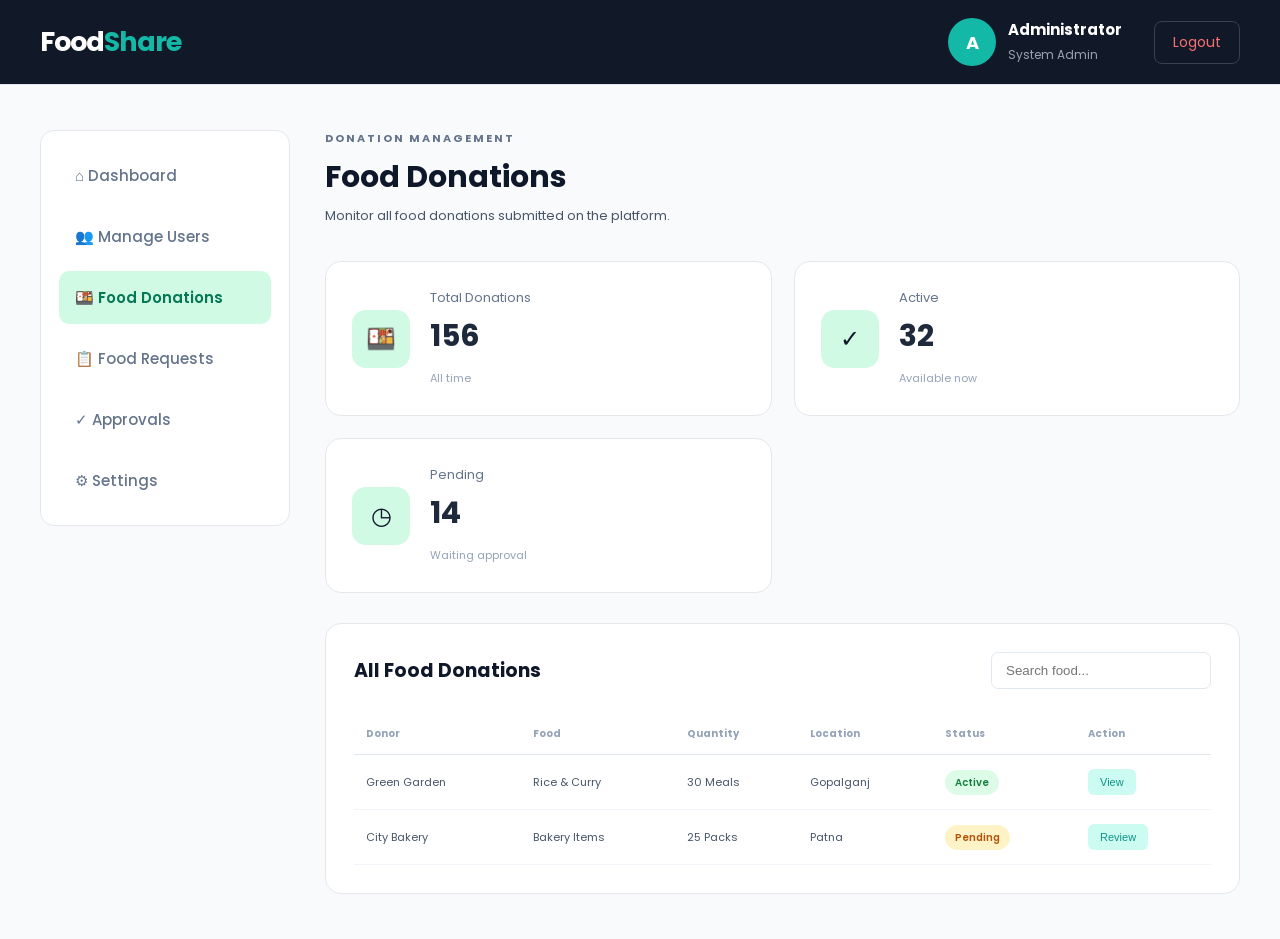
<file: food-donations.html>
<!DOCTYPE html>
<html lang="en">
<head>
    <meta charset="UTF-8">
    <meta name="viewport" content="width=device-width, initial-scale=1.0">
    <title>Food Donations - FoodShare</title>
    <link rel="stylesheet" href="style.css">
</head>

<body>

<header class="admin-header">
    <div class="admin-navbar">
        <div class="logo">
            <h2>Food<span>Share</span></h2>
        </div>

        <div class="admin-profile">
            <div class="admin-avatar">A</div>
            <div>
                <h4>Administrator</h4>
                <span>System Admin</span>
            </div>
            <a href="index.html" class="admin-logout">Logout</a>
        </div>
    </div>
</header>


<section class="admin-section">

<div class="admin-container">

<aside class="admin-sidebar">

<div class="admin-menu">

<a href="admin.html" class="admin-link">⌂ Dashboard</a>
<a href="manage-users.html" class="admin-link">👥 Manage Users</a>

<a href="food-donations.html" class="admin-link active">
🍱 Food Donations
</a>

<a href="food-requests.html" class="admin-link">📋 Food Requests</a>
<a href="approvals.html" class="admin-link">✓ Approvals</a>
<a href="settings.html" class="admin-link">⚙ Settings</a>

</div>

</aside>


<main class="admin-main">

<div class="page-title">
<div>
<p class="admin-small-title">DONATION MANAGEMENT</p>
<h1>Food Donations</h1>
<p>Monitor all food donations submitted on the platform.</p>
</div>
</div>


<div class="admin-stats">

<div class="admin-stat-card">
<div class="admin-stat-icon donation-icon">🍱</div>
<div>
<p>Total Donations</p>
<h2>156</h2>
<span>All time</span>
</div>
</div>

<div class="admin-stat-card">
<div class="admin-stat-icon active-food-icon">✓</div>
<div>
<p>Active</p>
<h2>32</h2>
<span>Available now</span>
</div>
</div>

<div class="admin-stat-card">
<div class="admin-stat-icon request-admin-icon">◷</div>
<div>
<p>Pending</p>
<h2>14</h2>
<span>Waiting approval</span>
</div>
</div>

</div>


<div class="admin-card">

<div class="table-top">
<h2>All Food Donations</h2>
<input type="text" placeholder="Search food..." class="admin-search">
</div>

<div class="admin-table-wrapper">

<table class="admin-table">

<thead>
<tr>
<th>Donor</th>
<th>Food</th>
<th>Quantity</th>
<th>Location</th>
<th>Status</th>
<th>Action</th>
</tr>
</thead>

<tbody>

<tr>
<td>Green Garden</td>
<td>Rice & Curry</td>
<td>30 Meals</td>
<td>Gopalganj</td>
<td><span class="admin-status approved">Active</span></td>
<td><button class="admin-action-btn">View</button></td>
</tr>

<tr>
<td>City Bakery</td>
<td>Bakery Items</td>
<td>25 Packs</td>
<td>Patna</td>
<td><span class="admin-status pending-admin">Pending</span></td>
<td><button class="admin-action-btn">Review</button></td>
</tr>

</tbody>

</table>

</div>
</div>

</main>
</div>
</section>

<script src="app.js"></script>
</body>
</html>
</file>
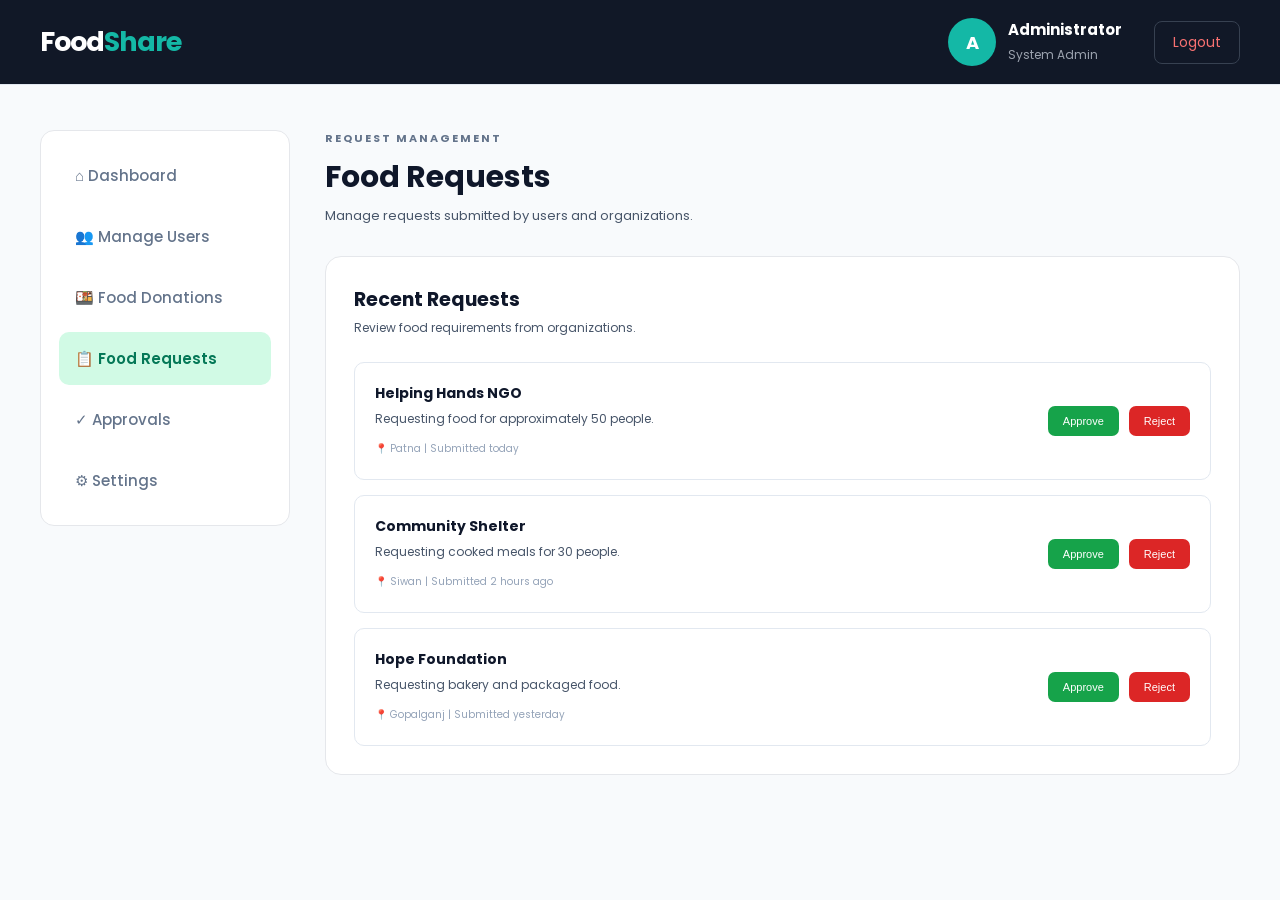
<file: food-requests.html>
<!DOCTYPE html>
<html lang="en">
<head>
<meta charset="UTF-8">
<meta name="viewport" content="width=device-width, initial-scale=1.0">

<title>Food Requests - FoodShare</title>

<link rel="stylesheet" href="style.css">
</head>

<body>

<header class="admin-header">
<div class="admin-navbar">

<div class="logo">
<h2>Food<span>Share</span></h2>
</div>

<div class="admin-profile">
<div class="admin-avatar">A</div>

<div>
<h4>Administrator</h4>
<span>System Admin</span>
</div>

<a href="index.html" class="admin-logout">Logout</a>
</div>

</div>
</header>


<section class="admin-section">

<div class="admin-container">

<aside class="admin-sidebar">

<div class="admin-menu">

<a href="admin.html" class="admin-link">⌂ Dashboard</a>
<a href="manage-users.html" class="admin-link">👥 Manage Users</a>
<a href="food-donations.html" class="admin-link">🍱 Food Donations</a>

<a href="food-requests.html" class="admin-link active">
📋 Food Requests
</a>

<a href="approvals.html" class="admin-link">✓ Approvals</a>
<a href="settings.html" class="admin-link">⚙ Settings</a>

</div>

</aside>


<main class="admin-main">

<div class="page-title">
<div>
<p class="admin-small-title">REQUEST MANAGEMENT</p>
<h1>Food Requests</h1>
<p>Manage requests submitted by users and organizations.</p>
</div>
</div>


<div class="admin-card">

<div class="admin-card-header">

<div>
<h2>Recent Requests</h2>
<p>Review food requirements from organizations.</p>
</div>

</div>


<div class="request-list">


<div class="admin-request-item">

<div>
<h3>Helping Hands NGO</h3>
<p>Requesting food for approximately 50 people.</p>
<span>📍 Patna | Submitted today</span>
</div>

<div class="request-actions">
<button class="approve-btn">Approve</button>
<button class="reject-btn">Reject</button>
</div>

</div>


<div class="admin-request-item">

<div>
<h3>Community Shelter</h3>
<p>Requesting cooked meals for 30 people.</p>
<span>📍 Siwan | Submitted 2 hours ago</span>
</div>

<div class="request-actions">
<button class="approve-btn">Approve</button>
<button class="reject-btn">Reject</button>
</div>

</div>


<div class="admin-request-item">

<div>
<h3>Hope Foundation</h3>
<p>Requesting bakery and packaged food.</p>
<span>📍 Gopalganj | Submitted yesterday</span>
</div>

<div class="request-actions">
<button class="approve-btn">Approve</button>
<button class="reject-btn">Reject</button>
</div>

</div>


</div>

</div>

</main>

</div>
</section>

<script src="app.js"></script>

</body>
</html>
</file>
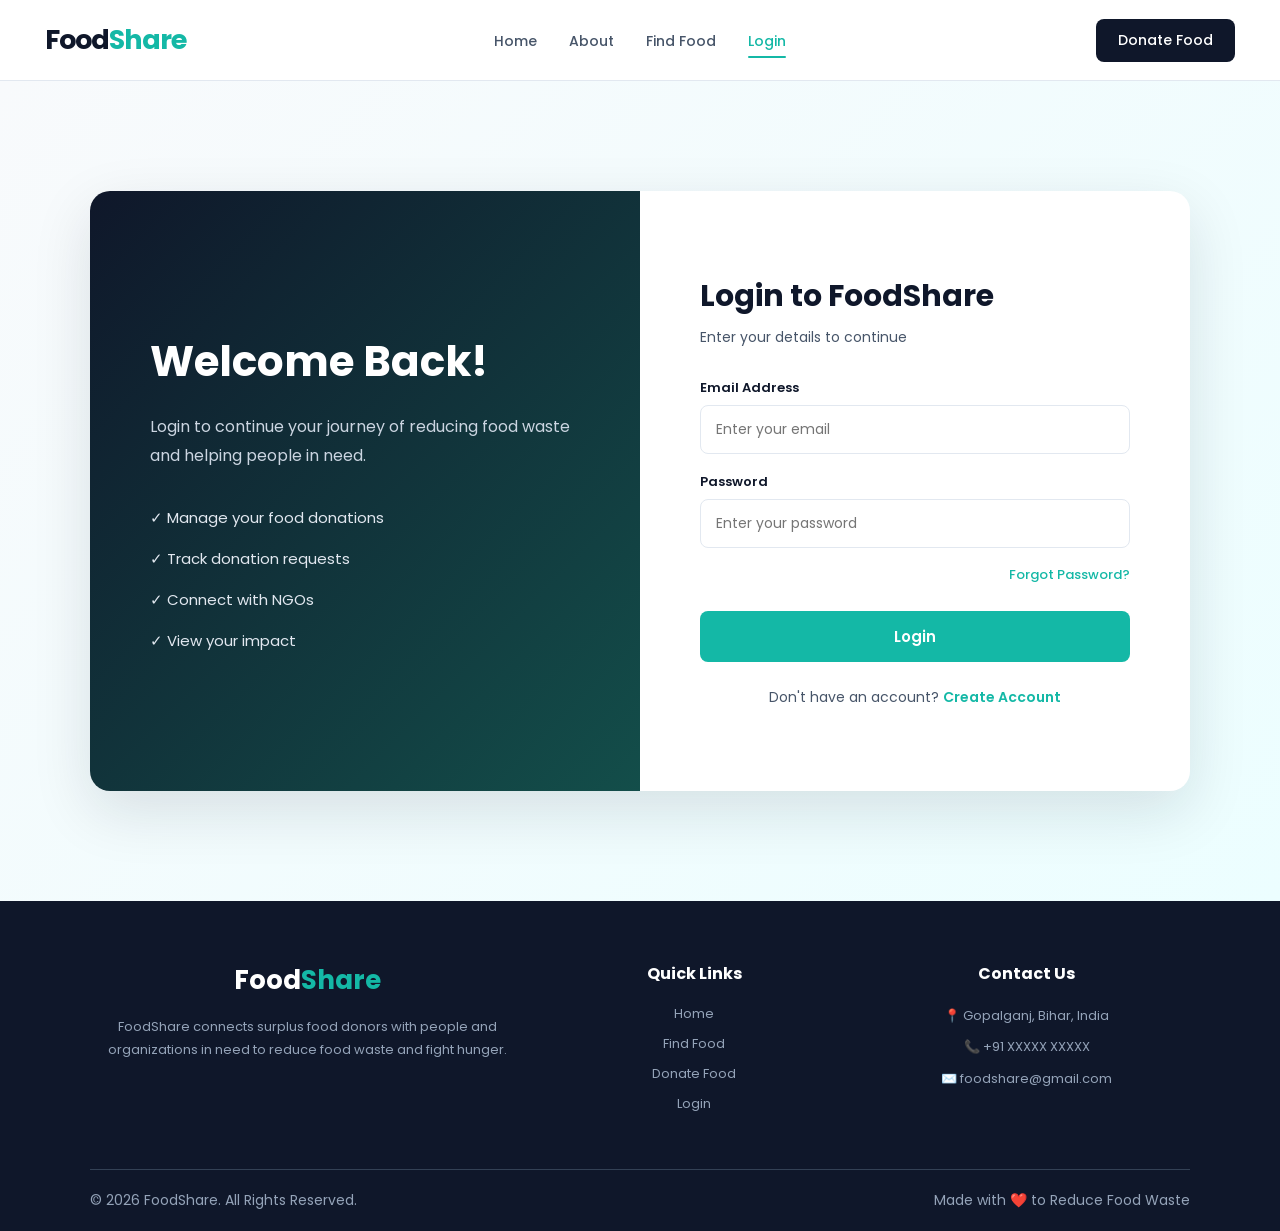
<file: login.html>
<!DOCTYPE html>
<html lang="en">
<head>

    <meta charset="UTF-8">
    <meta name="viewport" content="width=device-width, initial-scale=1.0">

    <title>Login - FoodShare</title>

    <link rel="stylesheet" href="style.css">

</head>

<body>


    <!-- NAVBAR -->

    <header>

        <nav class="navbar">

            <div class="logo">

                <h2>Food<span>Share</span></h2>

            </div>


            <ul class="nav-links">

                <li><a href="index.html">Home</a></li>

                <li><a href="index.html#about">About</a></li>

                <li><a href="available-food.html">Find Food</a></li>

                <li>
                    <a href="login.html" class="active">
                        Login
                    </a>
                </li>

            </ul>


            <a href="donate-food.html" class="donate-btn">

                Donate Food

            </a>

        </nav>

    </header>


    <!-- LOGIN SECTION -->

    <section class="auth-section">

        <div class="auth-container login-container">


            <!-- LEFT SIDE -->

            <div class="auth-info">

                <h1>Welcome Back!</h1>

                <p>
                    Login to continue your journey of reducing
                    food waste and helping people in need.
                </p>


                <div class="auth-points">

                    <div>✓ Manage your food donations</div>

                    <div>✓ Track donation requests</div>

                    <div>✓ Connect with NGOs</div>

                    <div>✓ View your impact</div>

                </div>

            </div>


            <!-- LOGIN FORM -->

            <div class="auth-box">

                <h2>Login to FoodShare</h2>

                <p class="auth-subtitle">

                    Enter your details to continue

                </p>


                <form id="loginForm">


                    <div class="form-group">

                        <label>Email Address</label>

                        <input
                            type="email"
                            id="Email"
                            placeholder="Enter your email"
                            required
                        >

                    </div>


                    <div class="form-group">

                        <label>Password</label>

                        <input
                            type="password"
                            id="Password"
                            placeholder="Enter your password"
                            required
                        >

                    </div>


                    <div class="forgot-password">

                        <a href="#">
                            Forgot Password?
                        </a>

                    </div>


                    <button type="submit" class="auth-btn">

                        Login

                    </button>

                </form>


                <p class="auth-switch">

                    Don't have an account?

                    <a href="register.html">
                        Create Account
                    </a>

                </p>

            </div>

        </div>

    </section>
    <footer class="main-footer">

    <div class="footer-container">

        <!-- ABOUT -->

        <div class="footer-column">

            <h2>Food<span>Share</span></h2>

            <p>
                FoodShare connects surplus food donors with people
                and organizations in need to reduce food waste and
                fight hunger.
            </p>

        </div>


        <!-- QUICK LINKS -->

        <div class="footer-column">

            <h3>Quick Links</h3>

            <a href="index.html">Home</a>
            <a href="available-food.html">Find Food</a>
            <a href="donate-food.html">Donate Food</a>
            <a href="login.html">Login</a>

        </div>


        <!-- CONTACT -->

        <div class="footer-column">

            <h3>Contact Us</h3>

            <p>📍 Gopalganj, Bihar, India</p>

            <p>📞 +91 XXXXX XXXXX</p>

            <p>✉️ foodshare@gmail.com</p>

        </div>

    </div>


    <!-- BOTTOM -->

    <div class="footer-bottom">

        <p>
            © 2026 FoodShare. All Rights Reserved.
        </p>

        <p>
            Made with ❤️ to Reduce Food Waste
        </p>

    </div>

</footer>


    <script src="app.js"></script>

</body>
</html>
</file>
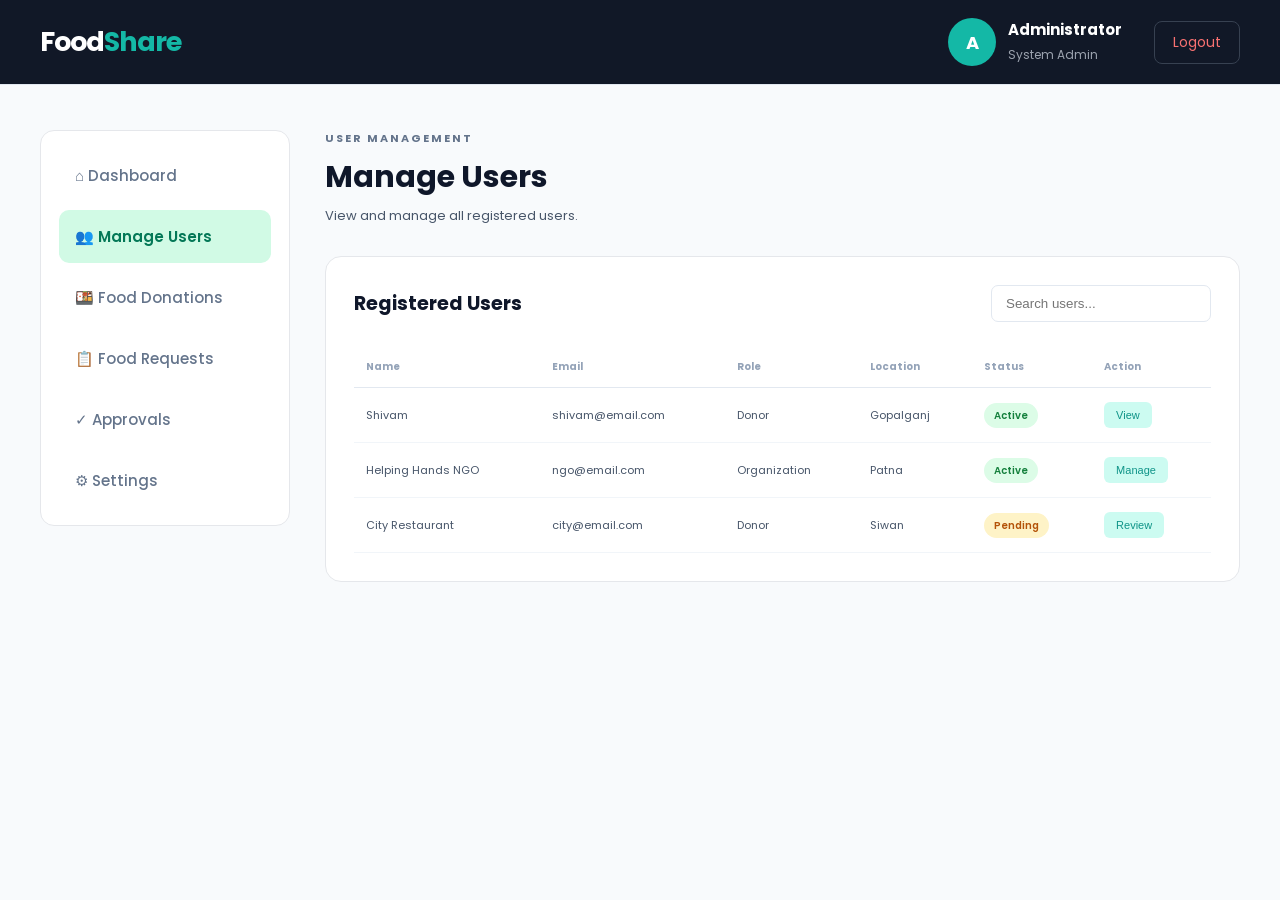
<file: manage-users.html>
<!DOCTYPE html>
<html lang="en">
<head>
    <meta charset="UTF-8">
    <meta name="viewport" content="width=device-width, initial-scale=1.0">
    <title>Manage Users - FoodShare</title>
    <link rel="stylesheet" href="style.css">
</head>

<body>

<header class="admin-header">
    <div class="admin-navbar">

        <div class="logo">
            <h2>Food<span>Share</span></h2>
        </div>

        <div class="admin-profile">
            <div class="admin-avatar">A</div>

            <div>
                <h4>Administrator</h4>
                <span>System Admin</span>
            </div>

            <a href="index.html" class="admin-logout">Logout</a>
        </div>

    </div>
</header>


<section class="admin-section">

<div class="admin-container">

<!-- SIDEBAR -->

<aside class="admin-sidebar">

<div class="admin-menu">

<a href="admin.html" class="admin-link">⌂ Dashboard</a>

<a href="manage-users.html" class="admin-link active">
👥 Manage Users
</a>

<a href="food-donations.html" class="admin-link">
🍱 Food Donations
</a>

<a href="food-requests.html" class="admin-link">
📋 Food Requests
</a>

<a href="approvals.html" class="admin-link">
✓ Approvals
</a>

<a href="settings.html" class="admin-link">
⚙ Settings
</a>

</div>

</aside>


<!-- MAIN -->

<main class="admin-main">

<div class="page-title">
    <div>
        <p class="admin-small-title">USER MANAGEMENT</p>
        <h1>Manage Users</h1>
        <p>View and manage all registered users.</p>
    </div>
</div>


<div class="admin-card">

<div class="table-top">

<h2>Registered Users</h2>

<input type="text" placeholder="Search users..." class="admin-search">

</div>


<div class="admin-table-wrapper">

<table class="admin-table">

<thead>
<tr>
<th>Name</th>
<th>Email</th>
<th>Role</th>
<th>Location</th>
<th>Status</th>
<th>Action</th>
</tr>
</thead>

<tbody>

<tr>
<td>Shivam</td>
<td>shivam@email.com</td>
<td>Donor</td>
<td>Gopalganj</td>
<td><span class="admin-status approved">Active</span></td>
<td><button class="admin-action-btn">View</button></td>
</tr>

<tr>
<td>Helping Hands NGO</td>
<td>ngo@email.com</td>
<td>Organization</td>
<td>Patna</td>
<td><span class="admin-status approved">Active</span></td>
<td><button class="admin-action-btn">Manage</button></td>
</tr>

<tr>
<td>City Restaurant</td>
<td>city@email.com</td>
<td>Donor</td>
<td>Siwan</td>
<td><span class="admin-status pending-admin">Pending</span></td>
<td><button class="admin-action-btn">Review</button></td>
</tr>

</tbody>

</table>

</div>

</div>

</main>

</div>
</section>

<script src="app.js"></script>
</body>
</html>
</file>
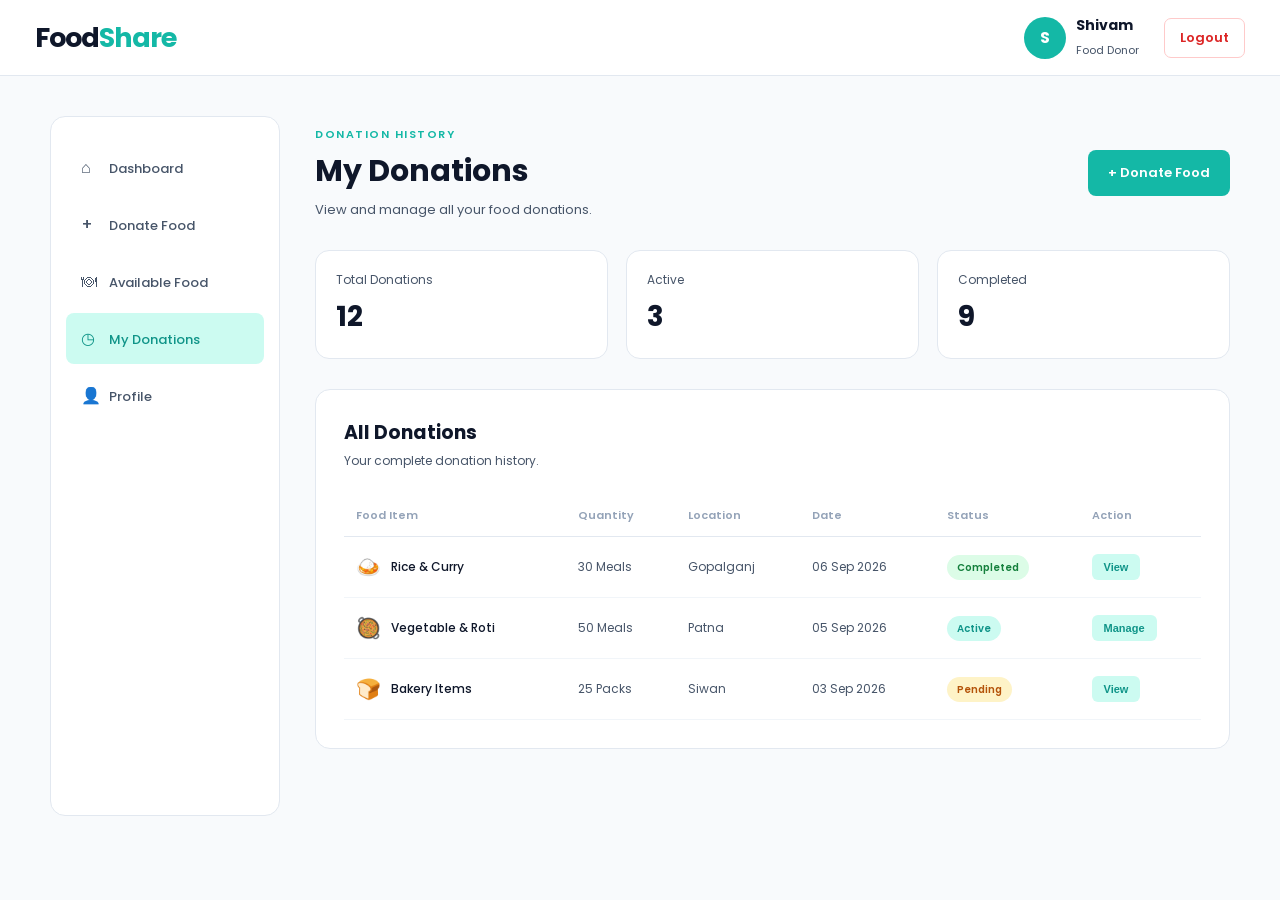
<file: my-donations.html>
<!DOCTYPE html>
<html lang="en">

<head>
    <meta charset="UTF-8">
    <meta name="viewport" content="width=device-width, initial-scale=1.0">

    <title>My Donations - FoodShare</title>

    <link rel="stylesheet" href="style.css">
</head>

<body>


    <!-- HEADER -->

    <header class="dashboard-header">

        <div class="dashboard-navbar">

            <div class="logo">
                <h2>Food<span>Share</span></h2>
            </div>


            <div class="dashboard-user">

                <div class="user-info">

                    <div class="user-avatar">
                        S
                    </div>

                    <div>
                        <h4>Shivam</h4>
                        <span>Food Donor</span>
                    </div>

                </div>


                <a href="index.html" class="logout-btn">
                    Logout
                </a>

            </div>

        </div>

    </header>


    <section class="dashboard-section">

        <div class="dashboard-container">


            <!-- SIDEBAR -->

            <aside class="sidebar">

                <div class="sidebar-menu">

                    <a href="dashboard.html" class="sidebar-link">
                        <span>⌂</span> Dashboard
                    </a>

                    <a href="donate-food.html" class="sidebar-link">
                        <span>+</span> Donate Food
                    </a>

                    <a href="available-food.html" class="sidebar-link">
                        <span>🍽</span> Available Food
                    </a>

                    <a href="my-donations.html" class="sidebar-link active">
                        <span>◷</span> My Donations
                    </a>

                    <a href="profile.html" class="sidebar-link">
                        <span>👤</span> Profile
                    </a>

                </div>

            </aside>


            <!-- MAIN CONTENT -->

            <main class="dashboard-main">

                <div class="page-title">

                    <div>
                        <p class="welcome-small">DONATION HISTORY</p>

                        <h1>My Donations</h1>

                        <p>
                            View and manage all your food donations.
                        </p>
                    </div>


                    <a href="donate-food.html" class="dashboard-donate-btn">
                        + Donate Food
                    </a>

                </div>


                <!-- DONATION SUMMARY -->

                <div class="donation-summary">

                    <div class="summary-box">
                        <p>Total Donations</p>
                        <h2>12</h2>
                    </div>

                    <div class="summary-box">
                        <p>Active</p>
                        <h2>3</h2>
                    </div>

                    <div class="summary-box">
                        <p>Completed</p>
                        <h2>9</h2>
                    </div>

                </div>


                <!-- DONATIONS LIST -->

                <div class="dashboard-card">

                    <div class="dashboard-card-header">

                        <div>
                            <h2>All Donations</h2>

                            <p>
                                Your complete donation history.
                            </p>
                        </div>

                    </div>


                    <div class="donation-table-wrapper">

                        <table class="donation-table">

                            <thead>
                                <tr>
                                    <th>Food Item</th>
                                    <th>Quantity</th>
                                    <th>Location</th>
                                    <th>Date</th>
                                    <th>Status</th>
                                    <th>Action</th>
                                </tr>
                            </thead>


                            <tbody>

                                <tr>

                                    <td>
                                        <div class="table-food">
                                            <span class="table-food-icon">🍛</span>
                                            Rice & Curry
                                        </div>
                                    </td>

                                    <td>30 Meals</td>
                                    <td>Gopalganj</td>
                                    <td>06 Sep 2026</td>

                                    <td>
                                        <span class="status completed">
                                            Completed
                                        </span>
                                    </td>

                                    <td>
                                        <button class="view-donation-btn">
                                            View
                                        </button>
                                    </td>

                                </tr>


                                <tr>

                                    <td>
                                        <div class="table-food">
                                            <span class="table-food-icon">🥘</span>
                                            Vegetable & Roti
                                        </div>
                                    </td>

                                    <td>50 Meals</td>
                                    <td>Patna</td>
                                    <td>05 Sep 2026</td>

                                    <td>
                                        <span class="status active-status">
                                            Active
                                        </span>
                                    </td>

                                    <td>
                                        <button class="view-donation-btn">
                                            Manage
                                        </button>
                                    </td>

                                </tr>


                                <tr>

                                    <td>
                                        <div class="table-food">
                                            <span class="table-food-icon">🍞</span>
                                            Bakery Items
                                        </div>
                                    </td>

                                    <td>25 Packs</td>
                                    <td>Siwan</td>
                                    <td>03 Sep 2026</td>

                                    <td>
                                        <span class="status pending">
                                            Pending
                                        </span>
                                    </td>

                                    <td>
                                        <button class="view-donation-btn">
                                            View
                                        </button>
                                    </td>

                                </tr>

                            </tbody>

                        </table>

                    </div>

                </div>

            </main>

        </div>

    </section>


    <script src="app.js"></script>

</body>
</html>
</file>
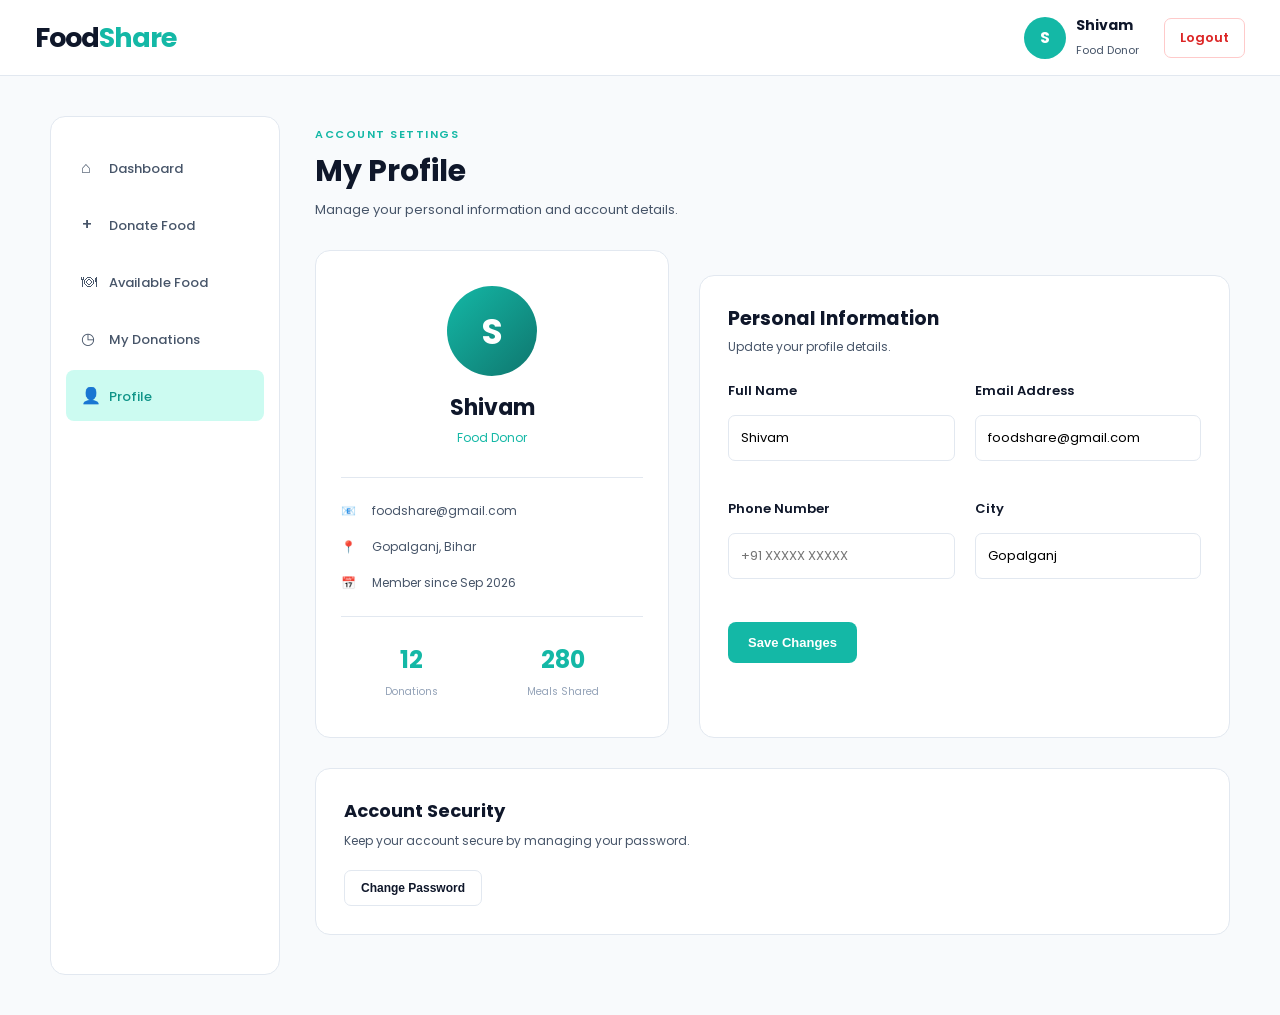
<file: profile.html>
<!DOCTYPE html>
<html lang="en">

<head>
    <meta charset="UTF-8">
    <meta name="viewport" content="width=device-width, initial-scale=1.0">

    <title>Profile - FoodShare</title>

    <link rel="stylesheet" href="style.css">
</head>

<body>


    <!-- HEADER -->

    <header class="dashboard-header">

        <div class="dashboard-navbar">

            <div class="logo">
                <h2>Food<span>Share</span></h2>
            </div>


            <div class="dashboard-user">

                <div class="user-info">

                    <div class="user-avatar">
                        S
                    </div>

                    <div>
                        <h4>Shivam</h4>
                        <span>Food Donor</span>
                    </div>

                </div>


                <a href="index.html" class="logout-btn">
                    Logout
                </a>

            </div>

        </div>

    </header>


    <section class="dashboard-section">

        <div class="dashboard-container">


            <!-- SIDEBAR -->

            <aside class="sidebar">

                <div class="sidebar-menu">

                    <a href="dashboard.html" class="sidebar-link">
                        <span>⌂</span> Dashboard
                    </a>

                    <a href="donate-food.html" class="sidebar-link">
                        <span>+</span> Donate Food
                    </a>

                    <a href="available-food.html" class="sidebar-link">
                        <span>🍽</span> Available Food
                    </a>

                    <a href="my-donations.html" class="sidebar-link">
                        <span>◷</span> My Donations
                    </a>

                    <a href="profile.html" class="sidebar-link active">
                        <span>👤</span> Profile
                    </a>

                </div>

            </aside>


            <!-- MAIN -->

            <main class="dashboard-main">

                <div class="page-title">

                    <div>
                        <p class="welcome-small">ACCOUNT SETTINGS</p>

                        <h1>My Profile</h1>

                        <p>
                            Manage your personal information and account details.
                        </p>
                    </div>

                </div>


                <div class="profile-grid">


                    <!-- PROFILE CARD -->

                    <div class="profile-card">

                        <div class="profile-avatar-large">
                            S
                        </div>

                        <h2>Shivam</h2>

                        <p>Food Donor</p>


                        <div class="profile-info">

                            <div>
                                <span>📧</span>
                                foodshare@gmail.com
                            </div>

                            <div>
                                <span>📍</span>
                                Gopalganj, Bihar
                            </div>

                            <div>
                                <span>📅</span>
                                Member since Sep 2026
                            </div>

                        </div>


                        <div class="profile-impact">

                            <div>
                                <h3>12</h3>
                                <span>Donations</span>
                            </div>

                            <div>
                                <h3>280</h3>
                                <span>Meals Shared</span>
                            </div>

                        </div>

                    </div>


                    <!-- EDIT PROFILE -->

                    <div class="dashboard-card profile-form-card">

                        <div class="dashboard-card-header">

                            <div>
                                <h2>Personal Information</h2>

                                <p>
                                    Update your profile details.
                                </p>
                            </div>

                        </div>


                        <form id="profileForm">

                            <div class="profile-form-grid">

                                <div class="form-group">

                                    <label>Full Name</label>

                                    <input
                                        type="text"
                                        value="Shivam"
                                        required
                                    >

                                </div>


                                <div class="form-group">

                                    <label>Email Address</label>

                                    <input
                                        type="email"
                                        value="foodshare@gmail.com"
                                        required
                                    >

                                </div>


                                <div class="form-group">

                                    <label>Phone Number</label>

                                    <input
                                        type="tel"
                                        placeholder="+91 XXXXX XXXXX"
                                    >

                                </div>


                                <div class="form-group">

                                    <label>City</label>

                                    <input
                                        type="text"
                                        value="Gopalganj"
                                    >

                                </div>

                            </div>


                            <button
                                type="submit"
                                class="dashboard-donate-btn profile-save-btn"
                            >
                                Save Changes
                            </button>

                        </form>

                    </div>

                </div>


                <!-- SECURITY -->

                <div class="dashboard-card security-card">

                    <h2>Account Security</h2>

                    <p>
                        Keep your account secure by managing your password.
                    </p>

                    <button class="change-password-btn">
                        Change Password
                    </button>

                </div>


            </main>

        </div>

    </section>


    <script src="app.js"></script>

</body>
</html>
</file>
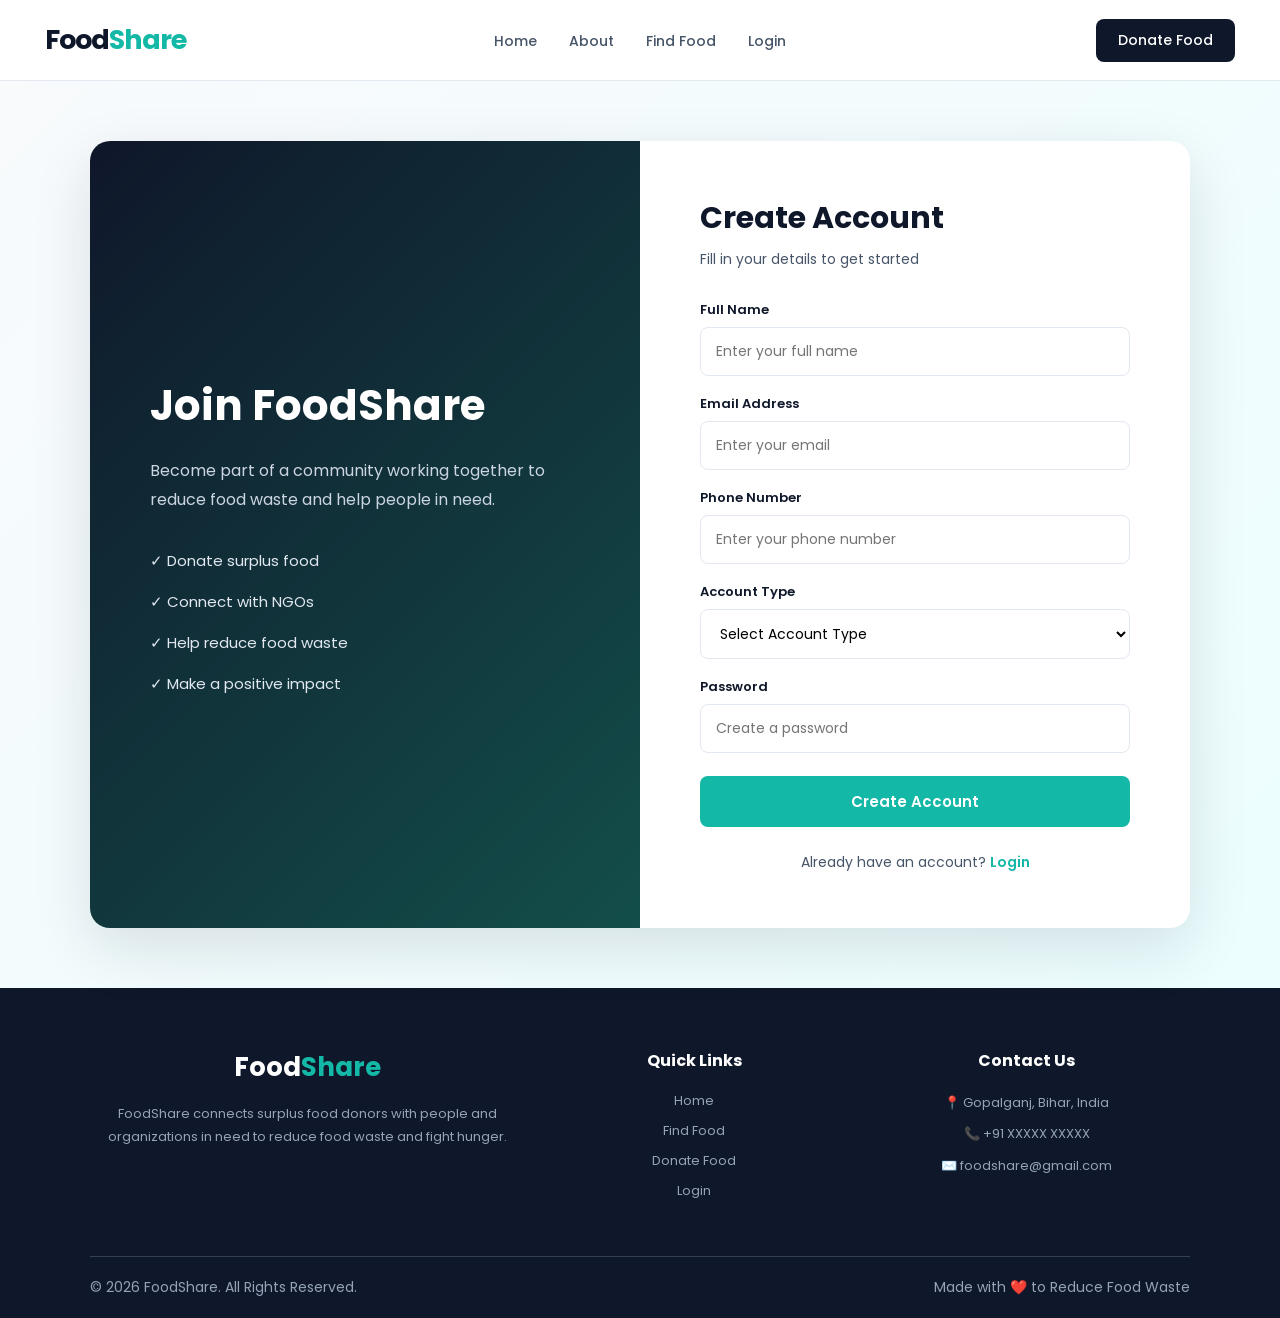
<file: register.html>
<!DOCTYPE html>
<html lang="en">
<head>
    <meta charset="UTF-8">
    <meta name="viewport" content="width=device-width, initial-scale=1.0">

    <title>Register - FoodShare</title>

    <link rel="stylesheet" href="style.css">
</head>

<body>

    <!-- NAVBAR -->

    <header>
        <nav class="navbar">

            <div class="logo">
                <h2>Food<span>Share</span></h2>
            </div>

            <ul class="nav-links">
                <li><a href="index.html">Home</a></li>
                <li><a href="index.html#about">About</a></li>
                <li><a href="available-food.html">Find Food</a></li>
                <li><a href="login.html">Login</a></li>
            </ul>

            <a href="donate-food.html" class="donate-btn">
                Donate Food
            </a>

        </nav>
    </header>


    <!-- REGISTER SECTION -->

    <section class="auth-section">

        <div class="auth-container">

            <!-- LEFT SIDE -->

            <div class="auth-info">

                <h1>Join FoodShare</h1>

                <p>
                    Become part of a community working together
                    to reduce food waste and help people in need.
                </p>

                <div class="auth-points">

                    <div>✓ Donate surplus food</div>
                    <div>✓ Connect with NGOs</div>
                    <div>✓ Help reduce food waste</div>
                    <div>✓ Make a positive impact</div>

                </div>

            </div>


            <!-- REGISTER FORM -->

            <div class="auth-box">

                <h2>Create Account</h2>

                <p class="auth-subtitle">
                    Fill in your details to get started
                </p>


                <form id="registerForm">

                    <div class="form-group">

                        <label>Full Name</label>

                        <input
                            type="text"
                            id="name"
                            placeholder="Enter your full name"
                            required
                        >

                    </div>


                    <div class="form-group">

                        <label>Email Address</label>

                        <input
                            type="email"
                            id="email"
                            placeholder="Enter your email"
                            required
                        >

                    </div>


                    <div class="form-group">

                        <label>Phone Number</label>

                        <input
                            type="tel"
                            id="phone"
                            placeholder="Enter your phone number"
                            required
                        >

                    </div>


                    <div class="form-group">

                        <label>Account Type</label>

                        <select id="role" required>

                            <option value="">Select Account Type</option>

                            <option value="donor">
                                Food Donor
                            </option>

                            <option value="ngo">
                                NGO / Organization
                            </option>

                            <option value="volunteer">
                                Volunteer
                            </option>

                        </select>

                    </div>


                    <div class="form-group">

                        <label>Password</label>

                        <input
                            type="password"
                            id="password"
                            placeholder="Create a password"
                            required
                        >

                    </div>


                    <button type="submit" class="auth-btn">

                        Create Account

                    </button>

                </form>


                <p class="auth-switch">

                    Already have an account?

                    <a href="login.html">
                        Login
                    </a>

                </p>

            </div>

        </div>

    </section>
    <footer class="main-footer">

    <div class="footer-container">

        <!-- ABOUT -->

        <div class="footer-column">

            <h2>Food<span>Share</span></h2>

            <p>
                FoodShare connects surplus food donors with people
                and organizations in need to reduce food waste and
                fight hunger.
            </p>

        </div>


        <!-- QUICK LINKS -->

        <div class="footer-column">

            <h3>Quick Links</h3>

            <a href="index.html">Home</a>
            <a href="available-food.html">Find Food</a>
            <a href="donate-food.html">Donate Food</a>
            <a href="login.html">Login</a>

        </div>


        <!-- CONTACT -->

        <div class="footer-column">

            <h3>Contact Us</h3>

            <p>📍 Gopalganj, Bihar, India</p>

            <p>📞 +91 XXXXX XXXXX</p>

            <p>✉️ foodshare@gmail.com</p>

        </div>

    </div>


    <!-- BOTTOM -->

    <div class="footer-bottom">

        <p>
            © 2026 FoodShare. All Rights Reserved.
        </p>

        <p>
            Made with ❤️ to Reduce Food Waste
        </p>

    </div>

</footer>


    <script src="app.js"></script>

</body>
</html>
</file>
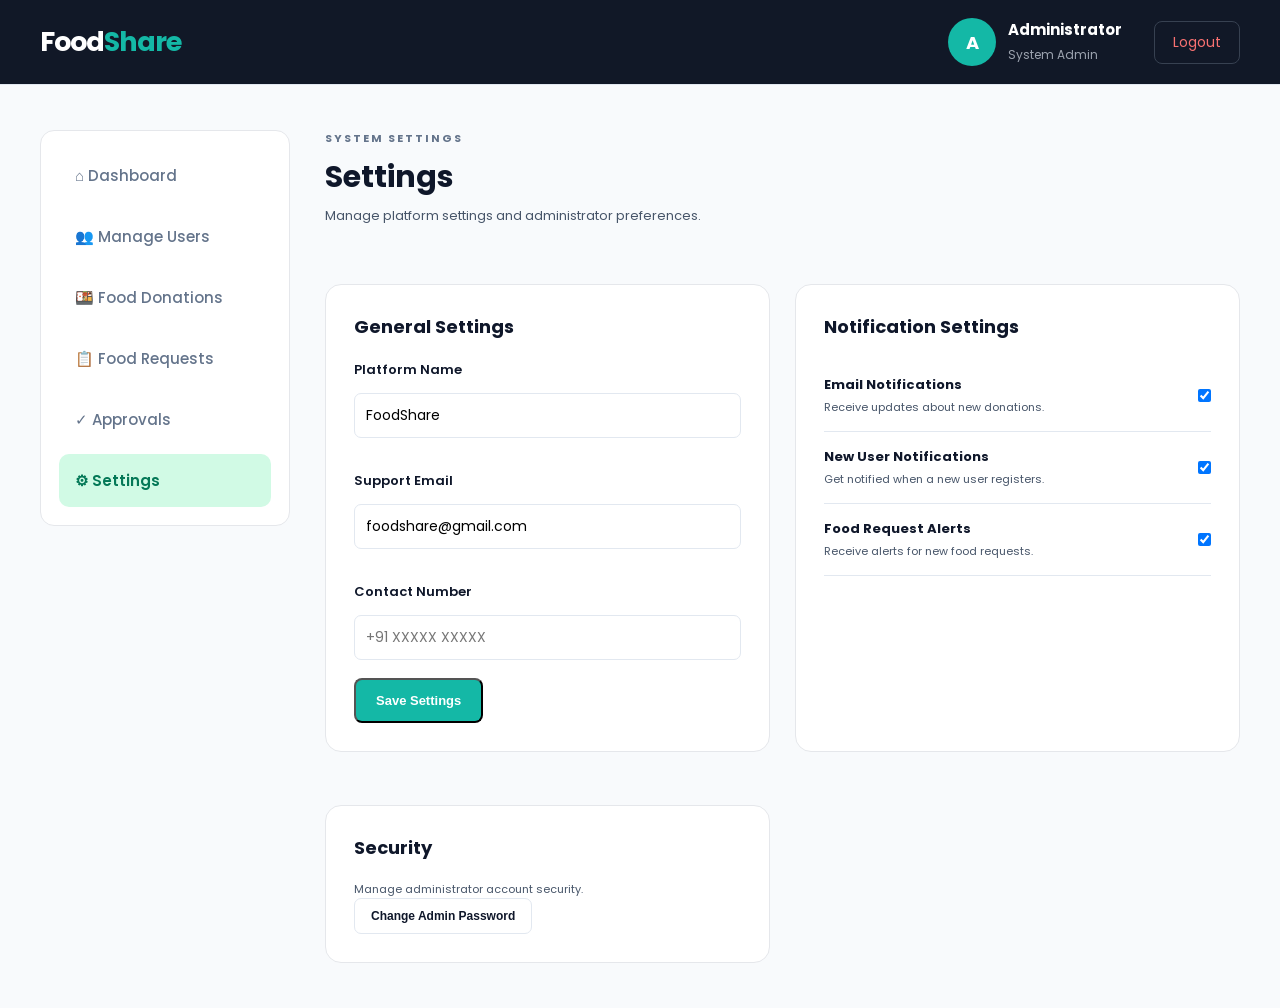
<file: settings.html>
<!DOCTYPE html>
<html lang="en">

<head>
<meta charset="UTF-8">
<meta name="viewport" content="width=device-width, initial-scale=1.0">

<title>Settings - FoodShare</title>

<link rel="stylesheet" href="style.css">

</head>

<body>

<header class="admin-header">

<div class="admin-navbar">

<div class="logo">
<h2>Food<span>Share</span></h2>
</div>

<div class="admin-profile">

<div class="admin-avatar">A</div>

<div>
<h4>Administrator</h4>
<span>System Admin</span>
</div>

<a href="index.html" class="admin-logout">Logout</a>

</div>

</div>

</header>


<section class="admin-section">

<div class="admin-container">


<aside class="admin-sidebar">

<div class="admin-menu">

<a href="admin.html" class="admin-link">⌂ Dashboard</a>

<a href="manage-users.html" class="admin-link">
👥 Manage Users
</a>

<a href="food-donations.html" class="admin-link">
🍱 Food Donations
</a>

<a href="food-requests.html" class="admin-link">
📋 Food Requests
</a>

<a href="approvals.html" class="admin-link">
✓ Approvals
</a>

<a href="settings.html" class="admin-link active">
⚙ Settings
</a>

</div>

</aside>


<main class="admin-main">


<div class="page-title">

<div>

<p class="admin-small-title">
SYSTEM SETTINGS
</p>

<h1>Settings</h1>

<p>
Manage platform settings and administrator preferences.
</p>

</div>

</div>


<div class="settings-grid">


<!-- GENERAL SETTINGS -->

<div class="admin-card settings-card">

<h2>General Settings</h2>

<div class="settings-form">

<div class="form-group">

<label>Platform Name</label>

<input type="text" value="FoodShare">

</div>


<div class="form-group">

<label>Support Email</label>

<input type="email" value="foodshare@gmail.com">

</div>


<div class="form-group">

<label>Contact Number</label>

<input type="text" placeholder="+91 XXXXX XXXXX">

</div>

</div>

<button class="dashboard-donate-btn">
Save Settings
</button>

</div>


<!-- NOTIFICATION SETTINGS -->

<div class="admin-card settings-card">

<h2>Notification Settings</h2>

<div class="setting-option">

<div>

<h4>Email Notifications</h4>

<p>Receive updates about new donations.</p>

</div>

<input type="checkbox" checked>

</div>


<div class="setting-option">

<div>

<h4>New User Notifications</h4>

<p>Get notified when a new user registers.</p>

</div>

<input type="checkbox" checked>

</div>


<div class="setting-option">

<div>

<h4>Food Request Alerts</h4>

<p>Receive alerts for new food requests.</p>

</div>

<input type="checkbox" checked>

</div>

</div>


<!-- SECURITY -->

<div class="admin-card settings-card">

<h2>Security</h2>

<p class="settings-description">
Manage administrator account security.
</p>

<button class="change-password-btn">
Change Admin Password
</button>

</div>


</div>


</main>

</div>

</section>

<script src="app.js"></script>

</body>
</html>
</file>
<file: style.css>
/* ================================
   FOODSHARE - MODERN STYLE
================================ */

@import url('https://fonts.googleapis.com/css2?family=Poppins:wght@400;500;600;700;800&display=swap');

* {
    margin: 0;
    padding: 0;
    box-sizing: border-box;
}


/* ================= VARIABLES ================= */

:root {
    --dark: #0F172A;
    --dark-light: #1E293B;

    --primary: #14B8A6;
    --primary-dark: #0F9488;

    --accent: #84CC16;

    --text: #475569;
    --light-text: #94A3B8;

    --white: #FFFFFF;
    --background: #F8FAFC;

    --border: #E2E8F0;
}


/* ================= BODY ================= */

html {
    scroll-behavior: smooth;
}

body {
    font-family: 'Poppins', sans-serif;
    background: var(--background);
    color: var(--dark);
}


/* ================= NAVBAR ================= */

header {
    width: 100%;
    background: rgba(255, 255, 255, 0.95);
    border-bottom: 1px solid var(--border);

    position: sticky;
    top: 0;
    z-index: 1000;
}


.navbar {
    max-width: 1250px;
    height: 80px;

    margin: auto;
    padding: 0 30px;

    display: flex;
    align-items: center;
    justify-content: space-between;

    position: relative;
}


/* ================= LOGO ================= */

.logo h2 {
    font-size: 27px;
    font-weight: 700;
    letter-spacing: -1px;
}

.logo {
    z-index: 2;
}

.logo h2 {
    color: var(--dark);
}

.logo span {
    color: var(--primary);
}


/* ================= NAVIGATION ================= */

.nav-links {
    list-style: none;

    display: flex;
    align-items: center;
    justify-content: center;

    gap: 32px;

    position: absolute;
    left: 50%;
    transform: translateX(-50%);
}

.nav-links a {
    text-decoration: none;

    color: var(--text);

    font-size: 14px;
    font-weight: 500;

    transition: 0.3s;

    position: relative;
}


.nav-links a:hover,
.nav-links .active {
    color: var(--primary);
}


.nav-links a::after {
    content: "";

    width: 0;
    height: 2px;

    background: var(--primary);

    position: absolute;
    left: 0;
    bottom: -7px;

    border-radius: 10px;

    transition: 0.3s;
}


.nav-links a:hover::after,
.nav-links .active::after {
    width: 100%;
}


/* ================= DONATE BUTTON ================= */

.donate-btn {
    text-decoration: none;

    background: var(--dark);
    color: white;

    padding: 11px 22px;

    border-radius: 8px;

    font-size: 14px;
    font-weight: 500;

    transition: 0.3s;

    z-index: 2;
}


.donate-btn:hover {
    background: var(--primary);

    transform: translateY(-2px);

    box-shadow: 0 8px 20px rgba(20, 184, 166, 0.25);
}


/* ================= HERO SECTION ================= */

.hero {
    max-width: 1250px;

    min-height: 620px;

    margin: auto;
    padding: 80px 30px;

    display: flex;
    align-items: center;
    justify-content: space-between;

    gap: 70px;
}


/* LEFT SIDE */

.hero-content {
    width: 55%;
}


.hero-content h1 {
    font-size: 58px;
    line-height: 1.15;

    font-weight: 800;

    letter-spacing: -2px;

    margin-bottom: 25px;

    color: var(--dark);
}


.hero-content h1 span {
    color: var(--primary);
}


.hero-content p {
    max-width: 580px;

    font-size: 16px;

    line-height: 1.8;

    color: var(--text);

    margin-bottom: 35px;
}


/* ================= HERO BUTTONS ================= */

.hero-buttons {
    display: flex;
    align-items: center;

    gap: 15px;
}


.primary-btn,
.secondary-btn {
    text-decoration: none;

    padding: 14px 26px;

    border-radius: 8px;

    font-size: 14px;
    font-weight: 600;

    transition: 0.3s;
}


.primary-btn {
    background: var(--primary);
    color: white;

    box-shadow: 0 10px 25px rgba(20, 184, 166, 0.2);
}


.primary-btn:hover {
    background: var(--primary-dark);

    transform: translateY(-3px);
}


.secondary-btn {
    color: var(--dark);

    background: white;

    border: 1px solid var(--border);
}


.secondary-btn:hover {
    border-color: var(--primary);

    color: var(--primary);

    transform: translateY(-3px);
}


/* ================= HERO IMAGE AREA ================= */

.hero-image {
    width: 45%;

    display: flex;
    justify-content: center;
    align-items: center;
}


.food-card {
    width: 390px;
    height: 390px;

    border-radius: 30px;

    background:
        linear-gradient(
            135deg,
            #CCFBF1,
            #F0FDFA
        );

    display: flex;
    justify-content: center;
    align-items: center;

    font-size: 150px;

    position: relative;

    box-shadow:
        20px 20px 0 #99F6E4,
        0 25px 50px rgba(15, 23, 42, 0.08);

    transition: 0.4s;
}


.food-card:hover {
    transform: translateY(-10px) rotate(2deg);
}


/* ================= STATISTICS ================= */

.stats {
    max-width: 1250px;

    margin: 0 auto 80px;

    padding: 35px 30px;

    background: var(--dark);

    border-radius: 18px;

    display: grid;

    grid-template-columns: repeat(4, 1fr);

    text-align: center;
}


.stat-box {
    border-right: 1px solid rgba(255, 255, 255, 0.15);
}


.stat-box:last-child {
    border-right: none;
}


.stat-box h2 {
    color: var(--accent);

    font-size: 32px;

    font-weight: 700;
}


.stat-box p {
    color: #CBD5E1;

    font-size: 13px;

    margin-top: 5px;
}


/* ================= ABOUT SECTION ================= */

.about {
    padding: 90px 30px;

    background: white;
}


/* ================= SECTION TITLE ================= */

.section-title {
    text-align: center;

    margin-bottom: 60px;
}


.section-title h2 {
    font-size: 38px;

    font-weight: 700;

    color: var(--dark);

    margin-bottom: 10px;
}


.section-title p {
    color: var(--text);

    font-size: 15px;
}


/* ================= STEP CARDS ================= */

.steps {
    max-width: 1150px;

    margin: auto;

    display: grid;

    grid-template-columns: repeat(3, 1fr);

    gap: 25px;
}


.step-card {
    padding: 40px 30px;

    background: var(--white);

    border: 1px solid var(--border);

    border-radius: 16px;

    text-align: center;

    transition: 0.35s;
}


.step-card:hover {
    transform: translateY(-10px);

    border-color: var(--primary);

    box-shadow: 0 20px 40px rgba(15, 23, 42, 0.08);
}


/* STEP NUMBER */

.step-number {
    width: 58px;
    height: 58px;

    margin: 0 auto 22px;

    border-radius: 15px;

    background: #CCFBF1;

    color: var(--primary-dark);

    display: flex;
    justify-content: center;
    align-items: center;

    font-size: 22px;
    font-weight: 700;
}


.step-card h3 {
    font-size: 20px;

    margin-bottom: 12px;

    color: var(--dark);
}


.step-card p {
    color: var(--text);

    font-size: 14px;

    line-height: 1.8;
}


/* ================= FOOTER ================= */

footer {
    background: var(--dark);

    color: white;

    text-align: center;

    padding: 55px 20px 25px;
}


footer h2 {
    font-size: 28px;

    margin-bottom: 12px;
}


footer h2 {
    color: white;
}


footer span {
    color: var(--primary);
}


footer p {
    color: #94A3B8;

    font-size: 14px;
}


.copyright {
    margin-top: 30px;

    padding-top: 20px;

    border-top: 1px solid #334155;

    font-size: 12px;
}


/* ================= TABLET ================= */

@media (max-width: 900px) {

    .navbar {
        height: auto;

        padding: 20px 30px;

        flex-wrap: wrap;

        gap: 20px;
    }


    .nav-links {
        position: static;

        transform: none;

        order: 3;

        width: 100%;
    }


    .hero {
        flex-direction: column;

        text-align: center;

        padding-top: 70px;
    }


    .hero-content,
    .hero-image {
        width: 100%;
    }


    .hero-buttons {
        justify-content: center;
    }


    .hero-content h1 {
        font-size: 46px;
    }


    .stats {
        margin-left: 20px;
        margin-right: 20px;

        grid-template-columns: repeat(2, 1fr);

        gap: 30px;
    }


    .steps {
        grid-template-columns: 1fr;
    }
}


/* ================= MOBILE ================= */

@media (max-width: 600px) {

    .navbar {
        padding: 18px 20px;

        justify-content: space-between;
    }


    .logo h2 {
        font-size: 23px;
    }


    .donate-btn {
        padding: 9px 15px;

        font-size: 12px;
    }


    .nav-links {
        gap: 15px;

        flex-wrap: wrap;
    }


    .nav-links a {
        font-size: 13px;
    }


    .hero {
        min-height: auto;

        padding: 60px 20px;
    }


    .hero-content h1 {
        font-size: 36px;

        letter-spacing: -1px;
    }


    .hero-content p {
        font-size: 14px;
    }


    .hero-buttons {
        flex-direction: column;
    }


    .primary-btn,
    .secondary-btn {
        width: 180px;
    }


    .food-card {
        width: 270px;
        height: 270px;

        font-size: 110px;
    }


    .stats {
        grid-template-columns: 1fr;

        padding: 30px;
    }


    .stat-box {
        border-right: none;

        border-bottom: 1px solid rgba(255, 255, 255, 0.15);

        padding-bottom: 20px;
    }


    .stat-box:last-child {
        border-bottom: none;

        padding-bottom: 0;
    }


    .about {
        padding: 70px 20px;
    }


    .section-title h2 {
        font-size: 30px;
    }

}
/* ================= AUTH PAGES ================= */

.auth-section {
    min-height: calc(100vh - 80px);

    display: flex;
    align-items: center;
    justify-content: center;

    padding: 60px 30px;

    background:
        linear-gradient(
            135deg,
            #F8FAFC,
            #ECFEFF
        );
}


.auth-container {
    width: 100%;
    max-width: 1100px;

    min-height: 600px;

    display: grid;
    grid-template-columns: 1fr 1fr;

    background: white;

    border-radius: 20px;

    overflow: hidden;

    box-shadow:
        0 20px 60px rgba(15, 23, 42, 0.12);
}


/* LEFT INFORMATION */

.auth-info {

    background:
        linear-gradient(
            135deg,
            #0F172A,
            #134E4A
        );

    color: white;

    padding: 70px 60px;

    display: flex;

    flex-direction: column;

    justify-content: center;
}


.auth-info h1 {

    font-size: 42px;

    margin-bottom: 20px;
}


.auth-info p {

    color: #CBD5E1;

    line-height: 1.8;

    margin-bottom: 35px;
}


.auth-points {

    display: flex;

    flex-direction: column;

    gap: 18px;

    color: #E2E8F0;
}


.auth-points div {

    font-size: 15px;
}


/* AUTH FORM BOX */

.auth-box {

    padding: 55px 60px;

    display: flex;

    flex-direction: column;

    justify-content: center;
}


.auth-box h2 {

    font-size: 30px;

    color: var(--dark);

    margin-bottom: 8px;
}


.auth-subtitle {

    color: var(--text);

    font-size: 14px;

    margin-bottom: 30px;
}


/* FORM */

.form-group {

    display: flex;

    flex-direction: column;

    margin-bottom: 18px;
}


.form-group label {

    font-size: 13px;

    font-weight: 600;

    color: var(--dark);

    margin-bottom: 7px;
}


.form-group input,
.form-group select {

    width: 100%;

    padding: 13px 15px;

    border: 1px solid var(--border);

    border-radius: 8px;

    outline: none;

    font-family: 'Poppins', sans-serif;

    font-size: 14px;

    transition: 0.3s;

    background: white;
}


.form-group input:focus,
.form-group select:focus {

    border-color: var(--primary);

    box-shadow:
        0 0 0 3px rgba(20, 184, 166, 0.1);
}


/* LOGIN BUTTON */

.auth-btn {

    width: 100%;

    padding: 14px;

    border: none;

    border-radius: 8px;

    background: var(--primary);

    color: white;

    font-family: 'Poppins', sans-serif;

    font-size: 15px;

    font-weight: 600;

    cursor: pointer;

    transition: 0.3s;

    margin-top: 5px;
}


.auth-btn:hover {

    background: var(--primary-dark);

    transform: translateY(-2px);

    box-shadow:
        0 10px 20px rgba(20, 184, 166, 0.2);
}


/* LOGIN / REGISTER SWITCH */

.auth-switch {

    text-align: center;

    font-size: 14px;

    color: var(--text);

    margin-top: 25px;
}


.auth-switch a {

    color: var(--primary);

    font-weight: 600;

    text-decoration: none;
}


/* FORGOT PASSWORD */

.forgot-password {

    text-align: right;

    margin-top: -5px;

    margin-bottom: 20px;
}


.forgot-password a {

    text-decoration: none;

    color: var(--primary);

    font-size: 13px;

    font-weight: 500;
}


/* ================= AUTH RESPONSIVE ================= */

@media (max-width: 850px) {

    .auth-container {

        grid-template-columns: 1fr;

        max-width: 550px;
    }


    .auth-info {

        padding: 50px 40px;

        text-align: center;
    }


    .auth-points {

        align-items: center;
    }


    .auth-box {

        padding: 45px 40px;
    }

}


@media (max-width: 500px) {

    .auth-section {

        padding: 30px 15px;
    }


    .auth-info {

        padding: 40px 25px;
    }


    .auth-info h1 {

        font-size: 32px;
    }


    .auth-box {

        padding: 35px 25px;
    }

}
/* ================= DONATE FOOD PAGE ================= */

.page-header {
    background: linear-gradient(135deg, #0F172A, #134E4A);
    padding: 80px 30px;
    text-align: center;
    color: white;
}

.page-header-content {
    max-width: 700px;
    margin: auto;
}

.page-header span {
    color: #5EEAD4;
    font-size: 13px;
    font-weight: 600;
    letter-spacing: 2px;
}

.page-header h1 {
    font-size: 46px;
    margin: 15px 0;
}

.page-header p {
    color: #CBD5E1;
    line-height: 1.8;
}


/* DONATION SECTION */

.donation-section {
    padding: 80px 30px;
    background: #F8FAFC;
}

.donation-container {
    max-width: 1150px;
    margin: auto;

    display: grid;
    grid-template-columns: 1.6fr 0.8fr;

    gap: 35px;
}


/* DONATION FORM */

.donation-form {
    background: white;

    padding: 45px;

    border-radius: 18px;

    border: 1px solid var(--border);

    box-shadow: 0 10px 40px rgba(15, 23, 42, 0.05);
}

.form-heading {
    margin-bottom: 30px;
}

.form-heading h2 {
    font-size: 27px;
    color: var(--dark);
    margin-bottom: 6px;
}

.form-heading p {
    font-size: 14px;
    color: var(--text);
}


/* FORM ROW */

.form-row {
    display: grid;
    grid-template-columns: 1fr 1fr;
    gap: 18px;
}


/* TEXTAREA */

.form-group textarea {
    width: 100%;
    min-height: 110px;

    padding: 13px 15px;

    border: 1px solid var(--border);
    border-radius: 8px;

    outline: none;

    resize: vertical;

    font-family: 'Poppins', sans-serif;
    font-size: 14px;

    transition: 0.3s;
}

.form-group textarea:focus {
    border-color: var(--primary);

    box-shadow:
        0 0 0 3px rgba(20, 184, 166, 0.1);
}


/* SUBMIT BUTTON */

.submit-donation-btn {
    width: 100%;

    padding: 15px;

    border: none;
    border-radius: 8px;

    background: var(--dark);
    color: white;

    font-family: 'Poppins', sans-serif;

    font-size: 15px;
    font-weight: 600;

    cursor: pointer;

    transition: 0.3s;
}

.submit-donation-btn:hover {
    background: var(--primary);

    transform: translateY(-2px);

    box-shadow: 0 10px 25px rgba(20, 184, 166, 0.2);
}


/* DONATION INFO */

.donation-info {
    background: linear-gradient(135deg, #ECFEFF, #F0FDFA);

    padding: 40px 30px;

    border-radius: 18px;

    height: fit-content;

    border: 1px solid #CCFBF1;
}

.donation-info h2 {
    font-size: 25px;
    color: var(--dark);
    margin-bottom: 10px;
}

.donation-info > p {
    font-size: 14px;
    color: var(--text);
    line-height: 1.7;
}


/* INFO LIST */

.info-list {
    margin-top: 30px;

    display: flex;
    flex-direction: column;

    gap: 25px;
}

.info-item {
    display: flex;
    gap: 14px;
}

.info-icon {
    min-width: 34px;
    height: 34px;

    background: var(--primary);
    color: white;

    border-radius: 10px;

    display: flex;
    align-items: center;
    justify-content: center;

    font-weight: 700;
}

.info-item h4 {
    color: var(--dark);
    margin-bottom: 4px;
}

.info-item p {
    color: var(--text);
    font-size: 13px;
    line-height: 1.6;
}


/* IMPACT CARD */

.impact-card {
    margin-top: 35px;

    padding: 25px;

    background: var(--dark);
    color: white;

    border-radius: 14px;
}

.impact-card h3 {
    margin-bottom: 8px;
}

.impact-card p {
    font-size: 13px;
    color: #CBD5E1;
    line-height: 1.7;
}


/* DONATE PAGE RESPONSIVE */

@media (max-width: 850px) {

    .donation-container {
        grid-template-columns: 1fr;
    }

}


@media (max-width: 600px) {

    .page-header h1 {
        font-size: 34px;
    }

    .page-header {
        padding: 60px 20px;
    }

    .donation-section {
        padding: 50px 15px;
    }

    .donation-form {
        padding: 30px 20px;
    }

    .form-row {
        grid-template-columns: 1fr;
    }

}
/* ================= AVAILABLE FOOD PAGE ================= */


/* SEARCH SECTION */

.food-search-section {
    background: #F8FAFC;
    padding: 45px 30px;
}

.search-container {
    max-width: 1100px;
    margin: auto;
}

.search-box {
    display: flex;
    gap: 12px;
}

.search-box input {
    flex: 1;

    padding: 15px 18px;

    border: 1px solid var(--border);
    border-radius: 10px;

    outline: none;

    font-family: 'Poppins', sans-serif;
    font-size: 14px;
}

.search-box input:focus {
    border-color: var(--primary);
}

.search-box button {
    padding: 0 30px;

    border: none;
    border-radius: 10px;

    background: var(--dark);
    color: white;

    font-family: 'Poppins', sans-serif;

    cursor: pointer;

    transition: 0.3s;
}

.search-box button:hover {
    background: var(--primary);
}


/* FILTERS */

.filter-box {
    display: flex;
    gap: 15px;

    margin-top: 20px;
}

.filter-box select {
    padding: 12px 15px;

    border: 1px solid var(--border);
    border-radius: 8px;

    outline: none;

    font-family: 'Poppins', sans-serif;

    background: white;
}


/* FOOD LIST */

.food-list-section {
    padding: 40px 30px 90px;

    background: white;
}

.food-list-container {
    max-width: 1100px;
    margin: auto;
}

.food-list-header {
    display: flex;
    justify-content: space-between;
    align-items: center;

    margin-bottom: 35px;
}

.food-list-header h2 {
    font-size: 28px;
    color: var(--dark);
}

.food-list-header p {
    color: var(--text);
    font-size: 14px;
    margin-top: 5px;
}

.food-count {
    background: #CCFBF1;
    color: var(--primary-dark);

    padding: 8px 14px;
    border-radius: 20px;

    font-size: 13px;
    font-weight: 600;
}


/* FOOD GRID */

.food-grid {
    display: grid;

    grid-template-columns: repeat(3, 1fr);

    gap: 25px;
}


/* FOOD CARD */

.food-item {
    background: white;

    border: 1px solid var(--border);
    border-radius: 16px;

    overflow: hidden;

    transition: 0.3s;
}

.food-item:hover {
    transform: translateY(-7px);

    box-shadow: 0 20px 40px rgba(15, 23, 42, 0.1);

    border-color: #99F6E4;
}


/* FOOD IMAGE */

.food-item-image {
    height: 150px;

    background: linear-gradient(
        135deg,
        #CCFBF1,
        #F0FDFA
    );

    display: flex;

    align-items: center;
    justify-content: center;

    font-size: 70px;
}


/* FOOD CONTENT */

.food-item-content {
    padding: 22px;
}

.food-top {
    display: flex;
    justify-content: space-between;
    align-items: center;

    margin-bottom: 14px;
}

.food-category,
.food-status {
    padding: 5px 10px;

    border-radius: 20px;

    font-size: 11px;
    font-weight: 600;
}


/* CATEGORY COLORS */

.veg {
    background: #DCFCE7;
    color: #15803D;
}

.nonveg {
    background: #FEE2E2;
    color: #DC2626;
}

.bakery {
    background: #FEF3C7;
    color: #B45309;
}

.fruits {
    background: #DCFCE7;
    color: #15803D;
}

.packaged {
    background: #E0E7FF;
    color: #4338CA;
}

.food-status {
    background: #CCFBF1;
    color: var(--primary-dark);
}


.food-item h3 {
    font-size: 18px;
    color: var(--dark);

    margin-bottom: 8px;

    line-height: 1.4;
}

.food-donor {
    font-size: 12px;
    color: var(--text);

    margin-bottom: 18px;
}


/* FOOD DETAILS */

.food-details {
    border-top: 1px solid var(--border);

    padding-top: 15px;

    margin-bottom: 20px;
}

.food-details p {
    font-size: 12px;
    color: var(--text);

    margin-bottom: 8px;
}


/* REQUEST BUTTON */

.request-btn {
    width: 100%;

    padding: 11px;

    border: 1px solid var(--dark);
    border-radius: 8px;

    background: white;
    color: var(--dark);

    font-family: 'Poppins', sans-serif;

    font-size: 13px;
    font-weight: 600;

    cursor: pointer;

    transition: 0.3s;
}

.request-btn:hover {
    background: var(--dark);
    color: white;
}


/* RESPONSIVE */

@media (max-width: 900px) {

    .food-grid {
        grid-template-columns: repeat(2, 1fr);
    }

}


@media (max-width: 600px) {

    .food-search-section,
    .food-list-section {
        padding-left: 15px;
        padding-right: 15px;
    }

    .search-box {
        flex-direction: column;
    }

    .search-box button {
        padding: 14px;
    }

    .filter-box {
        flex-direction: column;
    }

    .food-list-header {
        flex-direction: column;
        align-items: flex-start;

        gap: 15px;
    }

    .food-grid {
        grid-template-columns: 1fr;
    }

}
/* ================= USER DASHBOARD ================= */


/* HEADER */

.dashboard-header {
    background: white;
    border-bottom: 1px solid var(--border);

    position: sticky;
    top: 0;
    z-index: 1000;
}

.dashboard-navbar {
    height: 75px;
    max-width: 1400px;

    margin: auto;
    padding: 0 35px;

    display: flex;
    align-items: center;
    justify-content: space-between;
}


/* USER AREA */

.dashboard-user {
    display: flex;
    align-items: center;
    gap: 25px;
}

.user-info {
    display: flex;
    align-items: center;
    gap: 10px;
}

.user-avatar {
    width: 42px;
    height: 42px;

    border-radius: 50%;

    background: var(--primary);
    color: white;

    display: flex;
    align-items: center;
    justify-content: center;

    font-weight: 700;
}

.user-info h4 {
    font-size: 14px;
    color: var(--dark);
}

.user-info span {
    font-size: 11px;
    color: var(--text);
}

.logout-btn {
    text-decoration: none;

    font-size: 13px;
    font-weight: 600;

    color: #DC2626;

    padding: 9px 15px;

    border: 1px solid #FECACA;
    border-radius: 7px;

    transition: 0.3s;
}

.logout-btn:hover {
    background: #FEF2F2;
}


/* DASHBOARD LAYOUT */

.dashboard-section {
    background: #F8FAFC;

    min-height: calc(100vh - 75px);

    padding: 30px;
}

.dashboard-container {
    max-width: 1400px;
    margin: auto;

    display: grid;
    grid-template-columns: 230px 1fr;

    gap: 30px;
}


/* SIDEBAR */

.sidebar {
    background: white;

    border: 1px solid var(--border);
    border-radius: 15px;

    min-height: 700px;

    padding: 20px 12px;

    display: flex;
    flex-direction: column;
    justify-content: space-between;
}

.sidebar-menu {
    display: flex;
    flex-direction: column;
    gap: 6px;
}

.sidebar-link {
    text-decoration: none;

    color: var(--text);

    padding: 13px 15px;

    border-radius: 8px;

    font-size: 13px;
    font-weight: 500;

    transition: 0.3s;
}

.sidebar-link span {
    display: inline-block;

    width: 25px;

    font-size: 16px;
}

.sidebar-link:hover,
.sidebar-link.active {
    background: #CCFBF1;
    color: var(--primary-dark);
}

.sidebar-bottom {
    padding: 10px;
}

.sidebar-bottom a {
    text-decoration: none;

    font-size: 12px;

    color: var(--text);
}


/* MAIN */

.dashboard-main {
    min-width: 0;
}


/* WELCOME */

.dashboard-welcome {
    display: flex;
    justify-content: space-between;
    align-items: center;

    margin-bottom: 30px;
}

.welcome-small {
    font-size: 11px;
    letter-spacing: 1.5px;
    font-weight: 600;

    color: var(--primary);
}

.dashboard-welcome h1 {
    font-size: 30px;
    color: var(--dark);

    margin: 6px 0;
}

.dashboard-welcome > div > p:last-child {
    font-size: 13px;
    color: var(--text);
}

.dashboard-donate-btn {
    text-decoration: none;

    background: var(--primary);
    color: white;

    padding: 13px 20px;

    border-radius: 8px;

    font-size: 13px;
    font-weight: 600;

    transition: 0.3s;
}

.dashboard-donate-btn:hover {
    background: var(--primary-dark);

    transform: translateY(-2px);
}


/* DASHBOARD STATS */

.dashboard-stats {
    display: grid;

    grid-template-columns: repeat(4, 1fr);

    gap: 18px;

    margin-bottom: 30px;
}

.dashboard-stat-card {
    background: white;

    border: 1px solid var(--border);
    border-radius: 14px;

    padding: 22px 18px;

    display: flex;
    align-items: center;

    gap: 15px;
}

.stat-icon {
    width: 45px;
    height: 45px;

    border-radius: 12px;

    background: #CCFBF1;

    display: flex;
    align-items: center;
    justify-content: center;

    font-size: 21px;
}

.active-icon {
    background: #DCFCE7;
    color: #15803D;
}

.completed-icon {
    background: #FEF3C7;
    color: #B45309;
}

.request-icon {
    background: #E0E7FF;
    color: #4338CA;
}

.dashboard-stat-card p {
    font-size: 11px;
    color: var(--text);

    margin-bottom: 3px;
}

.dashboard-stat-card h2 {
    font-size: 25px;
    color: var(--dark);
}

.dashboard-stat-card span {
    font-size: 10px;
    color: var(--light-text);
}

.stat-growth {
    color: #16A34A !important;
}


/* COMMON DASHBOARD CARD */

.dashboard-card {
    background: white;

    border: 1px solid var(--border);
    border-radius: 15px;

    padding: 25px;

    margin-bottom: 30px;
}

.dashboard-card-header {
    display: flex;
    align-items: center;
    justify-content: space-between;

    margin-bottom: 25px;
}

.dashboard-card-header h2,
.quick-actions h2 {
    font-size: 19px;
    color: var(--dark);
}

.dashboard-card-header p {
    font-size: 12px;
    color: var(--text);

    margin-top: 5px;
}

.dashboard-card-header a {
    text-decoration: none;

    color: var(--primary);

    font-size: 12px;
    font-weight: 600;
}


/* TABLE */

.donation-table-wrapper {
    overflow-x: auto;
}

.donation-table {
    width: 100%;

    border-collapse: collapse;

    min-width: 700px;
}

.donation-table th {
    text-align: left;

    font-size: 11px;
    font-weight: 600;

    color: var(--light-text);

    padding: 12px;

    border-bottom: 1px solid var(--border);
}

.donation-table td {
    padding: 15px 12px;

    font-size: 12px;

    color: var(--text);

    border-bottom: 1px solid #F1F5F9;
}

.table-food {
    display: flex;
    align-items: center;
    gap: 10px;

    color: var(--dark);
    font-weight: 500;
}

.table-food-icon {
    font-size: 20px;
}


/* STATUS */

.status {
    padding: 5px 10px;

    border-radius: 20px;

    font-size: 10px;
    font-weight: 600;
}

.completed {
    background: #DCFCE7;
    color: #15803D;
}

.active-status {
    background: #CCFBF1;
    color: var(--primary-dark);
}

.pending {
    background: #FEF3C7;
    color: #B45309;
}


/* BOTTOM GRID */

.dashboard-bottom-grid {
    display: grid;

    grid-template-columns: 1fr 1fr;

    gap: 30px;
}


/* QUICK ACTIONS */

.quick-actions {
    margin-bottom: 0;
}

.quick-action-list {
    margin-top: 20px;

    display: flex;
    flex-direction: column;

    gap: 10px;
}

.quick-action-list a {
    text-decoration: none;

    display: flex;
    align-items: center;

    gap: 15px;

    padding: 15px;

    background: #F8FAFC;

    border-radius: 10px;

    transition: 0.3s;
}

.quick-action-list a:hover {
    background: #CCFBF1;
}

.quick-action-list > a > span {
    width: 38px;
    height: 38px;

    background: white;

    border-radius: 9px;

    display: flex;
    align-items: center;
    justify-content: center;

    font-size: 18px;
}

.quick-action-list h4 {
    font-size: 13px;
    color: var(--dark);
}

.quick-action-list p {
    font-size: 11px;
    color: var(--text);

    margin-top: 3px;
}


/* IMPACT CARD */

.impact-dashboard-card {
    background: linear-gradient(
        135deg,
        #0F172A,
        #134E4A
    );

    border-radius: 15px;

    padding: 35px;

    color: white;

    display: flex;
    flex-direction: column;
    justify-content: center;
}

.impact-dashboard-card > p {
    font-size: 11px;

    letter-spacing: 1.5px;

    color: #5EEAD4;
}

.impact-dashboard-card h2 {
    font-size: 21px;

    margin: 12px 0;
}

.impact-number {
    font-size: 52px;

    font-weight: 800;

    color: #84CC16;

    line-height: 1;
}

.impact-dashboard-card span {
    font-size: 12px;

    color: #CBD5E1;

    margin-top: 10px;
}


/* DASHBOARD RESPONSIVE */

@media (max-width: 1100px) {

    .dashboard-stats {
        grid-template-columns: repeat(2, 1fr);
    }

}


@media (max-width: 850px) {

    .dashboard-container {
        grid-template-columns: 1fr;
    }

    .sidebar {
        min-height: auto;
    }

    .sidebar-menu {
        flex-direction: row;

        overflow-x: auto;
    }

    .sidebar-link {
        white-space: nowrap;
    }

    .sidebar-bottom {
        display: none;
    }

}


@media (max-width: 600px) {

    .dashboard-navbar {
        padding: 0 15px;
    }

    .dashboard-user {
        gap: 10px;
    }

    .user-info > div:last-child {
        display: none;
    }

    .dashboard-section {
        padding: 15px;
    }

    .dashboard-welcome {
        flex-direction: column;

        align-items: flex-start;

        gap: 20px;
    }

    .dashboard-welcome h1 {
        font-size: 25px;
    }

    .dashboard-stats {
        grid-template-columns: 1fr;
    }

    .dashboard-bottom-grid {
        grid-template-columns: 1fr;
    }

    .dashboard-card {
        padding: 18px;
    }

}
/* ================= ADMIN DASHBOARD ================= */


/* ADMIN HEADER */

.admin-header {
    background: var(--dark);

    position: sticky;
    top: 0;

    z-index: 1000;
}


.admin-navbar {
    height: 75px;

    max-width: 1400px;
    margin: auto;

    padding: 0 35px;

    display: flex;
    align-items: center;
    justify-content: space-between;
}


.admin-header .logo h2 {
    color: white;
}


/* ADMIN PROFILE */

.admin-profile {
    display: flex;
    align-items: center;

    gap: 12px;

    color: white;
}


.admin-avatar {
    width: 42px;
    height: 42px;

    background: var(--primary);

    border-radius: 50%;

    display: flex;
    align-items: center;
    justify-content: center;

    font-weight: 700;
}


.admin-profile h4 {
    font-size: 13px;
}


.admin-profile span {
    font-size: 10px;

    color: #94A3B8;
}


.admin-logout {
    margin-left: 15px;

    text-decoration: none;

    color: #FCA5A5;

    font-size: 12px;

    border: 1px solid #7F1D1D;

    padding: 8px 13px;

    border-radius: 7px;
}


/* ADMIN SECTION */

.admin-section {
    background: #F8FAFC;

    min-height: calc(100vh - 75px);

    padding: 30px;
}


.admin-container {
    max-width: 1400px;

    margin: auto;

    display: grid;

    grid-template-columns: 230px 1fr;

    gap: 30px;
}


/* ADMIN SIDEBAR */

.admin-sidebar {
    background: white;

    border: 1px solid var(--border);

    border-radius: 15px;

    min-height: 700px;

    padding: 20px 12px;

    display: flex;

    flex-direction: column;

    justify-content: space-between;
}


.admin-menu {
    display: flex;

    flex-direction: column;

    gap: 6px;
}


.admin-link {
    text-decoration: none;

    color: var(--text);

    padding: 13px 15px;

    border-radius: 8px;

    font-size: 13px;

    font-weight: 500;

    transition: 0.3s;
}


.admin-link span {
    display: inline-block;

    width: 25px;

    font-size: 16px;
}


.admin-link:hover,
.admin-link.active {
    background: var(--dark);

    color: white;
}


.admin-sidebar-bottom {
    padding: 10px;
}


.admin-sidebar-bottom a {
    text-decoration: none;

    color: var(--text);

    font-size: 12px;
}


/* ADMIN MAIN */

.admin-main {
    min-width: 0;
}


/* ADMIN WELCOME */


.admin-welcome {
    margin-bottom: 30px;
}


.admin-small-title {
    font-size: 11px;

    font-weight: 600;

    letter-spacing: 1.5px;

    color: var(--primary);
}


.admin-welcome h1 {
    font-size: 30px;

    color: var(--dark);

    margin: 6px 0;
}


.admin-welcome > div > p:last-child {
    color: var(--text);

    font-size: 13px;
}


/* ADMIN STATS */

.admin-stats {
    display: grid;

    grid-template-columns: repeat(4, 1fr);

    gap: 18px;

    margin-bottom: 30px;
}


.admin-stat-card {
    background: white;

    border: 1px solid var(--border);

    border-radius: 14px;

    padding: 20px 18px;

    display: flex;

    align-items: center;

    gap: 14px;
}


.admin-stat-icon {
    width: 45px;
    height: 45px;

    border-radius: 12px;

    display: flex;

    align-items: center;
    justify-content: center;

    font-size: 20px;
}


.users-icon {
    background: #E0E7FF;
}


.donation-icon {
    background: #CCFBF1;
}


.active-food-icon {
    background: #DCFCE7;
}


.request-admin-icon {
    background: #FEF3C7;
}


.admin-stat-card p {
    font-size: 11px;

    color: var(--text);

    margin-bottom: 3px;
}


.admin-stat-card h2 {
    font-size: 24px;

    color: var(--dark);
}


.admin-stat-card span {
    font-size: 10px;

    color: var(--light-text);
}


/* ADMIN CONTENT GRID */

.admin-content-grid {
    display: grid;

    grid-template-columns: 1.5fr 0.8fr;

    gap: 30px;

    margin-bottom: 30px;
}


/* ADMIN CARD */

.admin-card {
    background: white;

    border: 1px solid var(--border);

    border-radius: 15px;

    padding: 25px;
}


.admin-card-header {
    display: flex;

    justify-content: space-between;

    align-items: center;

    margin-bottom: 25px;
}


.admin-card-header h2,
.admin-actions h2 {
    font-size: 19px;

    color: var(--dark);
}


.admin-card-header p,
.admin-card-description {
    font-size: 12px;

    color: var(--text);

    margin-top: 5px;
}


.admin-card-header a {
    text-decoration: none;

    color: var(--primary);

    font-size: 12px;

    font-weight: 600;
}


/* ADMIN TABLE */

.admin-table-wrapper {
    overflow-x: auto;
}


.admin-table {
    width: 100%;

    border-collapse: collapse;

    min-width: 550px;
}


.admin-table th {
    text-align: left;

    font-size: 10px;

    color: var(--light-text);

    padding: 12px;

    border-bottom: 1px solid var(--border);
}


.admin-table td {
    padding: 14px 12px;

    font-size: 11px;

    color: var(--text);

    border-bottom: 1px solid #F1F5F9;
}


/* ADMIN STATUS */

.admin-status {
    padding: 5px 10px;

    border-radius: 20px;

    font-size: 10px;

    font-weight: 600;
}


.approved {
    background: #DCFCE7;

    color: #15803D;
}


.pending-admin {
    background: #FEF3C7;

    color: #B45309;
}


/* ADMIN QUICK ACTIONS */

.admin-action-list {
    margin-top: 20px;

    display: flex;

    flex-direction: column;

    gap: 10px;
}


.admin-action-list a {
    text-decoration: none;

    display: flex;

    align-items: center;

    gap: 12px;

    padding: 13px;

    background: #F8FAFC;

    border-radius: 10px;

    transition: 0.3s;
}


.admin-action-list a:hover {
    background: #CCFBF1;
}


.admin-action-list > a > span {
    width: 35px;

    height: 35px;

    background: white;

    border-radius: 8px;

    display: flex;

    align-items: center;
    justify-content: center;
}


.admin-action-list h4 {
    color: var(--dark);

    font-size: 12px;
}


.admin-action-list p {
    color: var(--text);

    font-size: 10px;

    margin-top: 3px;
}


/* BOTTOM GRID */

.admin-bottom-grid {
    display: grid;

    grid-template-columns: 1.3fr 0.7fr;

    gap: 30px;
}


/* ACTIVITY */

.activity-list {
    display: flex;

    flex-direction: column;

    gap: 20px;
}


.activity-item {
    display: flex;

    gap: 14px;
}


.activity-icon {
    min-width: 38px;

    height: 38px;

    background: #CCFBF1;

    border-radius: 10px;

    display: flex;

    align-items: center;
    justify-content: center;
}


.user-activity {
    background: #E0E7FF;
}


.request-activity {
    background: #DCFCE7;
}


.activity-item h4 {
    font-size: 12px;

    color: var(--dark);
}


.activity-item p {
    font-size: 11px;

    color: var(--text);

    margin: 3px 0;
}


.activity-item span {
    font-size: 10px;

    color: var(--light-text);
}


/* PLATFORM SUMMARY */

.platform-summary {
    background: linear-gradient(
        135deg,
        #0F172A,
        #134E4A
    );

    border-radius: 15px;

    padding: 30px;

    color: white;
}


.platform-summary > p:first-child {
    font-size: 10px;

    letter-spacing: 1.5px;

    color: #5EEAD4;
}


.platform-summary h2 {
    font-size: 22px;

    margin: 12px 0;
}


.summary-description {
    font-size: 12px;

    color: #CBD5E1;

    line-height: 1.7;
}


/* SUMMARY STATS */

.summary-stats {
    display: flex;

    gap: 40px;

    margin: 25px 0;
}


.summary-stats h3 {
    font-size: 28px;

    color: #84CC16;
}


.summary-stats span {
    font-size: 10px;

    color: #CBD5E1;
}


/* PROGRESS */

.progress-label {
    display: flex;

    justify-content: space-between;

    font-size: 11px;

    margin-bottom: 8px;
}


.progress-bar {
    width: 100%;

    height: 8px;

    background: #334155;

    border-radius: 20px;

    overflow: hidden;
}


.progress-fill {
    width: 78%;

    height: 100%;

    background: var(--primary);

    border-radius: 20px;
}


/* ADMIN RESPONSIVE */

@media (max-width: 1100px) {

    .admin-stats {
        grid-template-columns: repeat(2, 1fr);
    }

}


@media (max-width: 900px) {

    .admin-container {
        grid-template-columns: 1fr;
    }

    .admin-sidebar {
        min-height: auto;
    }

    .admin-menu {
        flex-direction: row;

        overflow-x: auto;
    }

    .admin-link {
        white-space: nowrap;
    }

    .admin-sidebar-bottom {
        display: none;
    }

    .admin-content-grid,
    .admin-bottom-grid {
        grid-template-columns: 1fr;
    }

}


@media (max-width: 600px) {

    .admin-navbar {
        padding: 0 15px;
    }

    .admin-profile > div:nth-child(2) {
        display: none;
    }

    .admin-section {
        padding: 15px;
    }

    .admin-stats {
        grid-template-columns: 1fr;
    }

}
/* ================= MODERN FOOTER ================= */

.main-footer {
    background: #0F172A;
    color: white;

    padding: 60px 30px 0;
}

.footer-container {
    max-width: 1100px;
    margin: auto;

    display: grid;
    grid-template-columns: 2fr 1fr 1.5fr;

    gap: 60px;

    padding-bottom: 45px;
}

.footer-column h2 {
    font-size: 26px;
    margin-bottom: 15px;
}

.footer-column h2 span {
    color: var(--primary);
}

.footer-column h3 {
    font-size: 16px;
    margin-bottom: 18px;
}

.footer-column p {
    color: #94A3B8;

    font-size: 13px;
    line-height: 1.8;

    margin-bottom: 8px;
}

.footer-column a {
    display: block;

    text-decoration: none;

    color: #94A3B8;

    font-size: 13px;

    margin-bottom: 10px;

    transition: 0.3s;
}

.footer-column a:hover {
    color: #5EEAD4;
    transform: translateX(3px);
}


/* FOOTER BOTTOM */

.footer-bottom {
    border-top: 1px solid #334155;

    max-width: 1100px;
    margin: auto;

    padding: 20px 0;

    display: flex;
    justify-content: space-between;

    color: #64748B;

    font-size: 12px;
}


/* RESPONSIVE */

@media (max-width: 700px) {

    .footer-container {
        grid-template-columns: 1fr;

        gap: 35px;
    }

    .footer-bottom {
        flex-direction: column;

        gap: 8px;

        text-align: center;
    }

}
/* ================= MY DONATIONS ================= */

.page-title {
    display: flex;
    align-items: center;
    justify-content: space-between;

    margin-bottom: 30px;
}

.page-title h1 {
    font-size: 30px;
    color: var(--dark);

    margin: 6px 0;
}

.page-title > div > p:last-child {
    color: var(--text);
    font-size: 13px;
}


/* DONATION SUMMARY */

.donation-summary {
    display: grid;
    grid-template-columns: repeat(3, 1fr);

    gap: 18px;

    margin-bottom: 30px;
}

.summary-box {
    background: white;

    border: 1px solid var(--border);
    border-radius: 14px;

    padding: 20px;
}

.summary-box p {
    color: var(--text);
    font-size: 12px;
}

.summary-box h2 {
    color: var(--dark);
    font-size: 28px;

    margin-top: 7px;
}


/* DONATION BUTTON */

.view-donation-btn {
    border: none;

    background: #CCFBF1;
    color: var(--primary-dark);

    padding: 7px 12px;

    border-radius: 6px;

    font-size: 11px;
    font-weight: 600;

    cursor: pointer;
}

.view-donation-btn:hover {
    background: var(--primary);
    color: white;
}


/* ================= PROFILE PAGE ================= */

.profile-grid {
    display: grid;

    grid-template-columns: 0.8fr 1.2fr;

    gap: 30px;

    margin-bottom: 30px;
}


/* PROFILE CARD */

.profile-card {
    background: white;

    border: 1px solid var(--border);
    border-radius: 15px;

    padding: 35px 25px;

    text-align: center;
}

.profile-avatar-large {
    width: 90px;
    height: 90px;

    margin: auto auto 15px;

    border-radius: 50%;

    background: linear-gradient(
        135deg,
        var(--primary),
        #0F766E
    );

    color: white;

    display: flex;
    align-items: center;
    justify-content: center;

    font-size: 35px;
    font-weight: 700;
}

.profile-card h2 {
    color: var(--dark);
    font-size: 22px;
}

.profile-card > p {
    color: var(--primary);
    font-size: 12px;

    margin-top: 5px;
}


/* PROFILE INFO */

.profile-info {
    margin-top: 30px;

    border-top: 1px solid var(--border);
    border-bottom: 1px solid var(--border);

    padding: 15px 0;

    text-align: left;
}

.profile-info div {
    padding: 9px 0;

    color: var(--text);
    font-size: 12px;
}

.profile-info span {
    display: inline-block;
    width: 28px;
}


/* PROFILE IMPACT */

.profile-impact {
    display: flex;

    justify-content: space-around;

    margin-top: 25px;
}

.profile-impact h3 {
    color: var(--primary);
    font-size: 24px;
}

.profile-impact span {
    color: var(--light-text);
    font-size: 10px;
}


/* PROFILE FORM */

.profile-form-card {
    margin-bottom: 0;
}

.profile-form-grid {
    display: grid;

    grid-template-columns: 1fr 1fr;

    gap: 20px;
}

.profile-form-card input {
    width: 100%;

    padding: 12px;

    border: 1px solid var(--border);
    border-radius: 7px;

    outline: none;

    font-size: 13px;

    margin-top: 7px;
}

.profile-form-card input:focus {
    border-color: var(--primary);
}

.profile-save-btn {
    border: none;

    margin-top: 25px;

    cursor: pointer;
}


/* SECURITY */

.security-card h2 {
    color: var(--dark);
    font-size: 18px;
}

.security-card > p {
    color: var(--text);
    font-size: 12px;

    margin: 8px 0 20px;
}

.change-password-btn {
    background: white;

    border: 1px solid var(--border);

    color: var(--dark);

    padding: 10px 16px;

    border-radius: 7px;

    cursor: pointer;

    font-size: 12px;
    font-weight: 600;
}

.change-password-btn:hover {
    background: #F8FAFC;
}


/* RESPONSIVE */

@media (max-width: 850px) {

    .profile-grid {
        grid-template-columns: 1fr;
    }

}


@media (max-width: 600px) {

    .page-title {
        flex-direction: column;

        align-items: flex-start;

        gap: 20px;
    }

    .donation-summary {
        grid-template-columns: 1fr;
    }

    .profile-form-grid {
        grid-template-columns: 1fr;
    }

}
/* ================= ADMIN EXTRA PAGES ================= */


/* TABLE TOP */

.table-top {
    display: flex;
    justify-content: space-between;
    align-items: center;

    margin-bottom: 25px;
}

.table-top h2 {
    font-size: 19px;
    color: var(--dark);
}


/* SEARCH */

.admin-search {
    width: 220px;

    padding: 10px 14px;

    border: 1px solid var(--border);
    border-radius: 7px;

    outline: none;
}

.admin-search:focus {
    border-color: var(--primary);
}


/* ADMIN ACTION BUTTON */

.admin-action-btn {
    border: none;

    background: #CCFBF1;

    color: var(--primary-dark);

    padding: 7px 12px;

    border-radius: 6px;

    font-size: 11px;

    cursor: pointer;
}


/* REQUEST LIST */

.request-list {
    display: flex;
    flex-direction: column;

    gap: 15px;
}

.admin-request-item {
    display: flex;

    justify-content: space-between;
    align-items: center;

    padding: 20px;

    border: 1px solid var(--border);

    border-radius: 10px;
}

.admin-request-item h3 {
    font-size: 14px;
    color: var(--dark);
}

.admin-request-item p {
    font-size: 12px;
    color: var(--text);

    margin: 6px 0;
}

.admin-request-item span {
    font-size: 10px;
    color: var(--light-text);
}


/* APPROVE / REJECT */

.request-actions,
.approval-buttons {
    display: flex;
    gap: 10px;
}

.approve-btn {
    border: none;

    background: #16A34A;
    color: white;

    padding: 9px 15px;

    border-radius: 7px;

    cursor: pointer;

    font-size: 11px;
}

.reject-btn {
    border: none;

    background: #DC2626;
    color: white;

    padding: 9px 15px;

    border-radius: 7px;

    cursor: pointer;

    font-size: 11px;
}


/* APPROVAL PAGE */

.approval-grid {
    display: grid;

    grid-template-columns: repeat(2, 1fr);

    gap: 25px;
}

.approval-card {
    background: white;

    border: 1px solid var(--border);

    border-radius: 15px;

    padding: 25px;
}

.approval-header {
    display: flex;
    align-items: center;

    gap: 15px;

    padding-bottom: 20px;

    border-bottom: 1px solid var(--border);
}

.approval-icon {
    width: 45px;
    height: 45px;

    background: #CCFBF1;

    border-radius: 10px;

    display: flex;
    align-items: center;
    justify-content: center;

    font-size: 20px;
}

.approval-header h3 {
    color: var(--dark);
    font-size: 15px;
}

.approval-header p {
    font-size: 11px;
    color: var(--text);

    margin-top: 4px;
}

.approval-details {
    padding: 20px 0;
}

.approval-details p {
    font-size: 12px;
    color: var(--text);

    margin-bottom: 10px;
}


/* SETTINGS */

.settings-grid {
    display: grid;

    grid-template-columns: 1fr 1fr;

    gap: 25px;
}

.settings-card h2 {
    font-size: 18px;
    color: var(--dark);

    margin-bottom: 20px;
}

.settings-form {
    display: flex;
    flex-direction: column;

    gap: 15px;
}

.settings-card input[type="text"],
.settings-card input[type="email"] {
    width: 100%;

    padding: 11px;

    border: 1px solid var(--border);

    border-radius: 7px;

    margin-top: 6px;

    outline: none;
}

.setting-option {
    display: flex;

    justify-content: space-between;

    align-items: center;

    padding: 15px 0;

    border-bottom: 1px solid var(--border);
}

.setting-option h4 {
    font-size: 13px;
    color: var(--dark);
}

.setting-option p,
.settings-description {
    font-size: 11px;
    color: var(--text);

    margin-top: 4px;
}


/* RESPONSIVE */

@media (max-width: 800px) {

    .approval-grid,
    .settings-grid {
        grid-template-columns: 1fr;
    }

    .admin-request-item {
        flex-direction: column;
        align-items: flex-start;

        gap: 15px;
    }

}


@media (max-width: 600px) {

    .table-top {
        flex-direction: column;
        align-items: flex-start;

        gap: 15px;
    }

    .admin-search {
        width: 100%;
    }

}
/* FIX ADMIN SIDEBAR + DASHBOARD LAYOUT */

.admin-container {
    display: flex;
    align-items: flex-start;
    gap: 30px;
}

.admin-sidebar {
    width: 240px;
    flex-shrink: 0;
}

.admin-main {
    flex: 1;
    min-width: 0;
}
/* ================= ADMIN LAYOUT FINAL FIX ================= */

.admin-section {
    background: #f8fafc;
    padding: 30px;
    min-height: calc(100vh - 80px);
}

.admin-container {
    max-width: 1200px;
    margin: auto;

    display: flex;
    align-items: flex-start;
    gap: 25px;
}

/* Sidebar */
.admin-sidebar {
    width: 230px;
    height: auto !important;
    min-height: auto !important;
    flex-shrink: 0;
    align-self: flex-start;

    background: white;
    border: 1px solid #e5e7eb;
    border-radius: 12px;
    padding: 15px;
}

/* Menu */
.admin-menu {
    display: flex;
    flex-direction: column;
    gap: 6px;
}

/* Links */
.admin-link {
    display: flex;
    align-items: center;
    gap: 10px;

    padding: 12px 14px;
    text-decoration: none;

    color: #64748b;
    border-radius: 8px;
}

.admin-link.active {
    background: #ccfbf1;
    color: #0f766e;
    font-weight: 600;
}

/* Main */
.admin-main {
    flex: 1;
    width: auto;
    min-width: 0;
}

/* Mobile */
@media (max-width: 800px) {
    .admin-container {
        flex-direction: column;
    }

    .admin-sidebar {
        width: 100%;
    }
}
.admin-stats {
    display: grid;
    grid-template-columns: repeat(2, 1fr);
    gap: 20px;
    margin-top: 30px;
}

.admin-stat-card {
    background: #ffffff;
    border: 1px solid #e5e7eb;
    border-radius: 12px;
    padding: 22px;

    display: flex;
    align-items: center;
    gap: 15px;

    transition: 0.3s;
}

.admin-stat-card:hover {
    transform: translateY(-3px);
    box-shadow: 0 10px 25px rgba(0,0,0,0.08);
}

.admin-stat-icon {
    width: 48px;
    height: 48px;

    background: #ccfbf1;
    border-radius: 10px;

    display: flex;
    justify-content: center;
    align-items: center;

    font-size: 20px;
}

.admin-stat-card p {
    font-size: 12px;
    color: #64748b;
    margin-bottom: 5px;
}

.admin-stat-card h2 {
    font-size: 24px;
    color: #1e293b;
    margin-bottom: 4px;
}

.admin-stat-card span {
    font-size: 10px;
    color: #94a3b8;
}

@media (max-width: 700px) {
    .admin-stats {
        grid-template-columns: 1fr;
    }
}
/* ================= USER DASHBOARD SIZE FIX ================= */

.dashboard-section {
    padding: 40px 50px;
    min-height: calc(100vh - 80px);
}

.dashboard-container {
    max-width: 1400px;
    margin: auto;
    display: grid;
    grid-template-columns: 230px 1fr;
    gap: 35px;
}

.sidebar {
    padding: 25px 15px;
}

.dashboard-main {
    padding: 10px 0;
}

.dashboard-title h1 {
    font-size: 34px;
}

.dashboard-title p {
    font-size: 15px;
}

.dashboard-stats {
    gap: 22px;
    margin-top: 30px;
}

.stat-card {
    padding: 25px;
    min-height: 110px;
}

.stat-card h2 {
    font-size: 28px;
}

.dashboard-card {
    padding: 28px;
    margin-top: 25px;
}
/* =========================================
   ADMIN DASHBOARD - FOODSHARE
========================================= */


/* ADMIN HEADER */

.admin-header {
    background: #111827;
    height: 85px;
    display: flex;
    align-items: center;
}

.admin-navbar {
    width: 100%;
    max-width: 1400px;
    margin: auto;

    padding: 0 40px;

    display: flex;
    justify-content: space-between;
    align-items: center;
}


/* ADMIN PROFILE */

.admin-profile {
    display: flex;
    align-items: center;
    gap: 12px;
}

.admin-avatar {
    width: 48px;
    height: 48px;

    border-radius: 50%;

    background: #14b8a6;
    color: white;

    display: flex;
    justify-content: center;
    align-items: center;

    font-weight: bold;
    font-size: 18px;
}

.admin-profile h4 {
    color: white;
    margin: 0;
    font-size: 15px;
}

.admin-profile span {
    color: #9ca3af;
    font-size: 12px;
}

.admin-logout {
    margin-left: 20px;

    padding: 10px 18px;

    border: 1px solid #374151;
    border-radius: 8px;

    color: #f87171;

    text-decoration: none;

    font-size: 14px;

    transition: 0.3s;
}

.admin-logout:hover {
    background: #7f1d1d;
    color: white;
}


/* =========================================
   MAIN ADMIN SECTION
========================================= */

.admin-section {
    background: #f8fafc;

    min-height: calc(100vh - 85px);

    padding: 45px 40px;
}


/* MAIN LAYOUT */

.admin-container {
    max-width: 1400px;
    margin: auto;

    display: flex;
    align-items: flex-start;

    gap: 35px;
}


/* =========================================
   SIDEBAR
========================================= */

.admin-sidebar {
    width: 250px;
    flex-shrink: 0;

    background: white;

    border: 1px solid #e5e7eb;

    border-radius: 14px;

    padding: 18px;

    height: auto;
}


/* MENU */

.admin-menu {
    display: flex;
    flex-direction: column;

    gap: 8px;
}


/* MENU LINKS */

.admin-link {
    display: flex;
    align-items: center;

    gap: 12px;

    padding: 15px 16px;

    border-radius: 10px;

    text-decoration: none;

    color: #64748b;

    font-size: 15px;

    font-weight: 500;

    transition: 0.3s;
}

.admin-link:hover {
    background: #f1f5f9;
    color: #0f766e;
}

.admin-link.active {
    background: #d1fae5;
    color: #047857;

    font-weight: 600;
}


/* =========================================
   MAIN CONTENT
========================================= */

.admin-main {
    flex: 1;
    min-width: 0;
}


/* BACK LINK */

.back-link {
    display: inline-block;

    margin-bottom: 12px;

    color: #64748b;

    text-decoration: none;

    font-size: 14px;
}

.back-link:hover {
    color: #0f766e;
}


/* =========================================
   TITLE SECTION
========================================= */

.admin-small-title {
    font-size: 11px;

    letter-spacing: 2px;

    font-weight: 700;

    color: #64748b;

    margin-bottom: 8px;
}

.admin-title h1 {
    font-size: 38px;

    color: #1e293b;

    margin: 0 0 10px 0;
}

.admin-title > p:last-child {
    color: #64748b;

    font-size: 16px;

    margin: 0;
}


/* =========================================
   STATISTICS
========================================= */

.admin-stats {
    display: grid;

    grid-template-columns: repeat(2, 1fr);

    gap: 22px;

    margin-top: 35px;
}


/* STAT CARD */

.admin-stat-card {
    background: white;

    border: 1px solid #e5e7eb;

    border-radius: 16px;

    padding: 26px;

    min-height: 105px;

    display: flex;
    align-items: center;

    gap: 20px;

    transition: 0.3s;
}

.admin-stat-card:hover {
    transform: translateY(-4px);

    box-shadow: 0 12px 30px rgba(0, 0, 0, 0.08);
}


/* STAT ICON */

.admin-stat-icon {
    width: 58px;
    height: 58px;

    flex-shrink: 0;

    background: #d1fae5;

    border-radius: 14px;

    display: flex;
    justify-content: center;
    align-items: center;

    font-size: 24px;
}


/* STAT TEXT */

.admin-stat-card p {
    color: #64748b;

    font-size: 13px;

    margin: 0 0 6px 0;
}

.admin-stat-card h2 {
    color: #1e293b;

    font-size: 30px;

    margin: 0 0 5px 0;
}

.admin-stat-card span {
    color: #94a3b8;

    font-size: 11px;
}


/* =========================================
   COMMON ADMIN CARD
========================================= */

.admin-card {
    background: white;

    border: 1px solid #e5e7eb;

    border-radius: 16px;

    padding: 28px;

    margin-top: 28px;
}


/* =========================================
   RECENT ACTIVITY
========================================= */

.activity-header {
    display: flex;

    justify-content: space-between;
    align-items: center;

    margin-bottom: 20px;
}

.activity-header h2 {
    color: #1e293b;

    font-size: 22px;

    margin: 0 0 5px 0;
}

.activity-header p {
    color: #64748b;

    font-size: 13px;

    margin: 0;
}

.activity-header a {
    color: #0f766e;

    text-decoration: none;

    font-size: 13px;

    font-weight: 600;
}


/* ACTIVITY LIST */

.activity-list {
    display: flex;
    flex-direction: column;
}

.activity-item {
    display: flex;

    align-items: center;

    gap: 16px;

    padding: 18px 0;

    border-bottom: 1px solid #e5e7eb;
}

.activity-item:last-child {
    border-bottom: none;
}


/* ACTIVITY ICON */

.activity-icon {
    width: 46px;
    height: 46px;

    flex-shrink: 0;

    background: #f0fdf4;

    border-radius: 10px;

    display: flex;
    justify-content: center;
    align-items: center;

    font-size: 20px;
}


/* ACTIVITY INFORMATION */

.activity-info {
    flex: 1;
}

.activity-info h4 {
    color: #1e293b;

    font-size: 15px;

    margin: 0 0 5px 0;
}

.activity-info p {
    color: #64748b;

    font-size: 13px;

    margin: 0;
}

.activity-item > span {
    color: #94a3b8;

    font-size: 12px;
}


/* =========================================
   QUICK ACTIONS
========================================= */

.quick-actions h2 {
    color: #1e293b;

    font-size: 22px;

    margin: 0 0 20px 0;
}

.quick-action-buttons {
    display: flex;

    gap: 15px;

    flex-wrap: wrap;
}

.quick-action-buttons a {
    background: #f0fdf4;

    color: #047857;

    padding: 14px 20px;

    border-radius: 10px;

    text-decoration: none;

    font-size: 14px;

    font-weight: 600;

    transition: 0.3s;
}

.quick-action-buttons a:hover {
    background: #d1fae5;

    transform: translateY(-2px);
}


/* =========================================
   RESPONSIVE DESIGN
========================================= */

@media (max-width: 900px) {

    .admin-section {
        padding: 30px 20px;
    }

    .admin-container {
        flex-direction: column;
    }

    .admin-sidebar {
        width: 100%;
    }

    .admin-navbar {
        padding: 0 20px;
    }

}


@media (max-width: 650px) {

    .admin-stats {
        grid-template-columns: 1fr;
    }

    .admin-title h1 {
        font-size: 30px;
    }

    .activity-item > span {
        display: none;
    }

    .admin-profile h4,
    .admin-profile span {
        display: none;
    }

}
</file>
